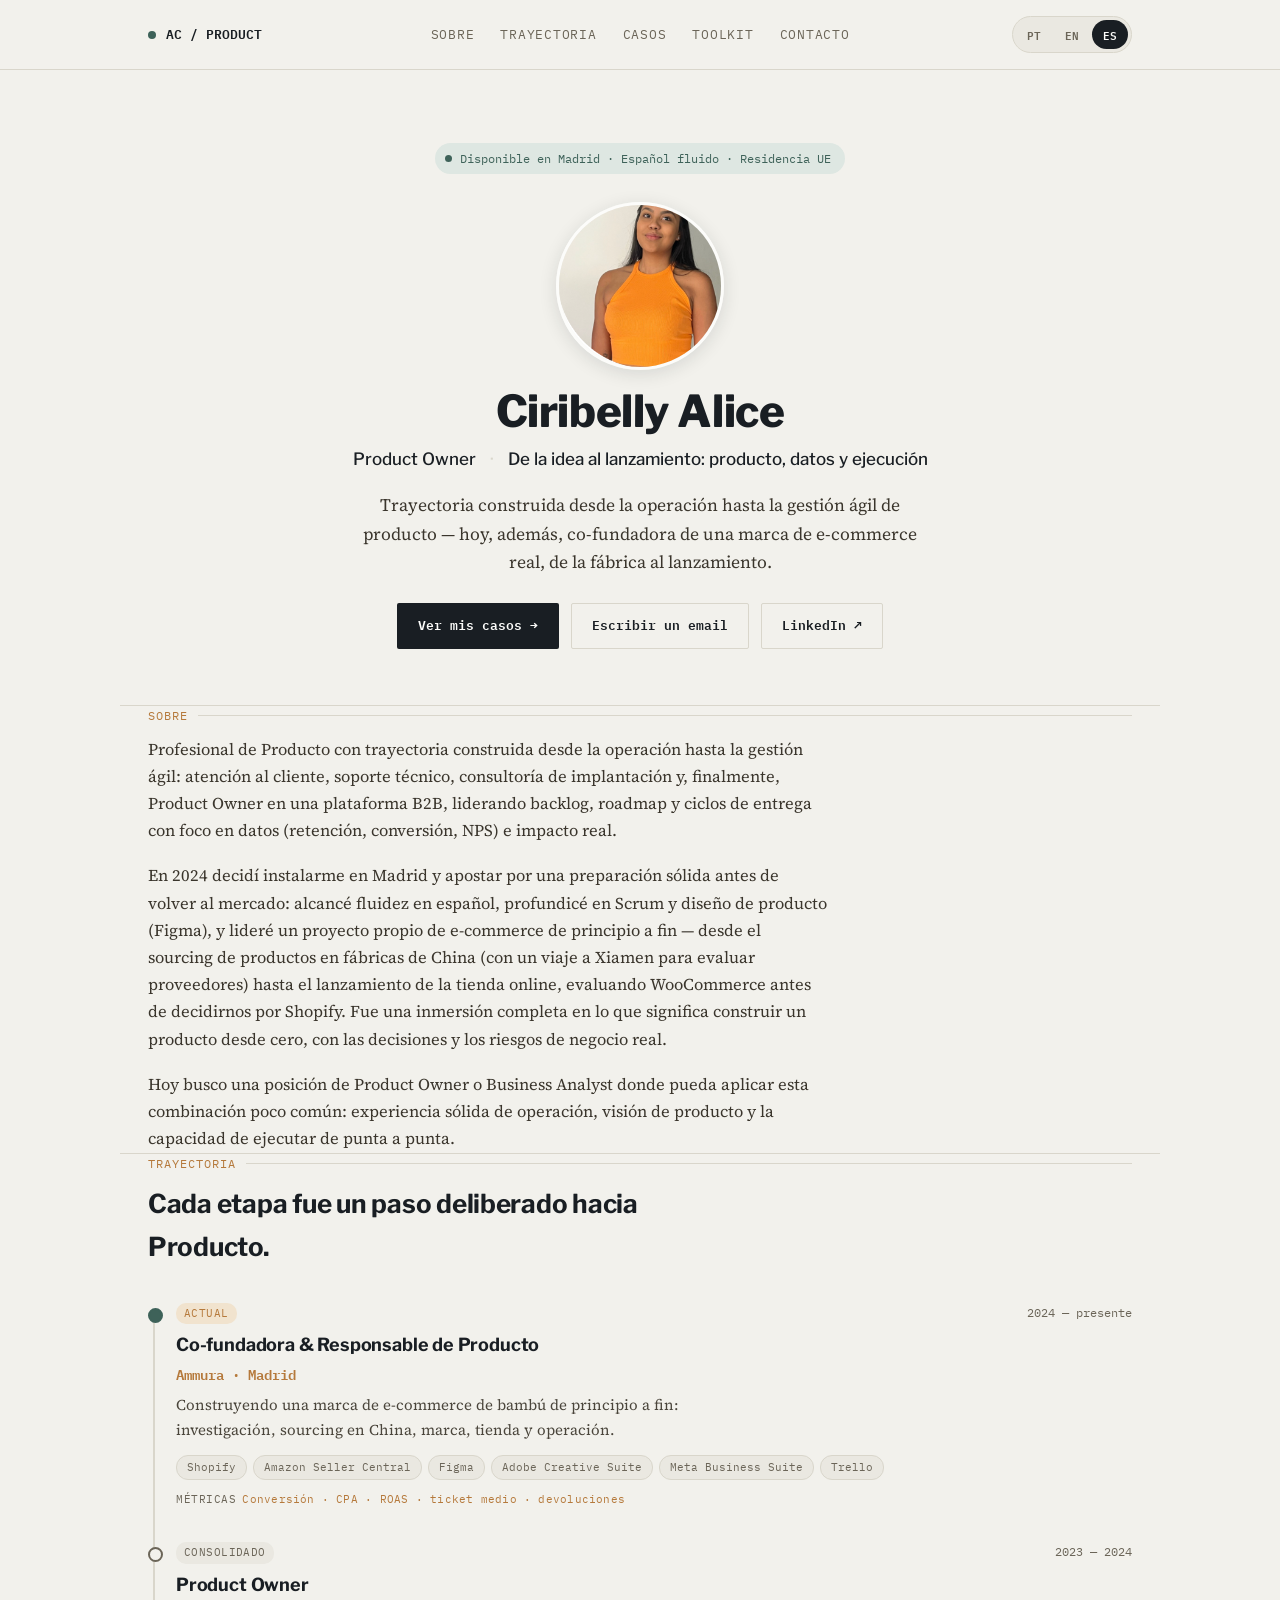
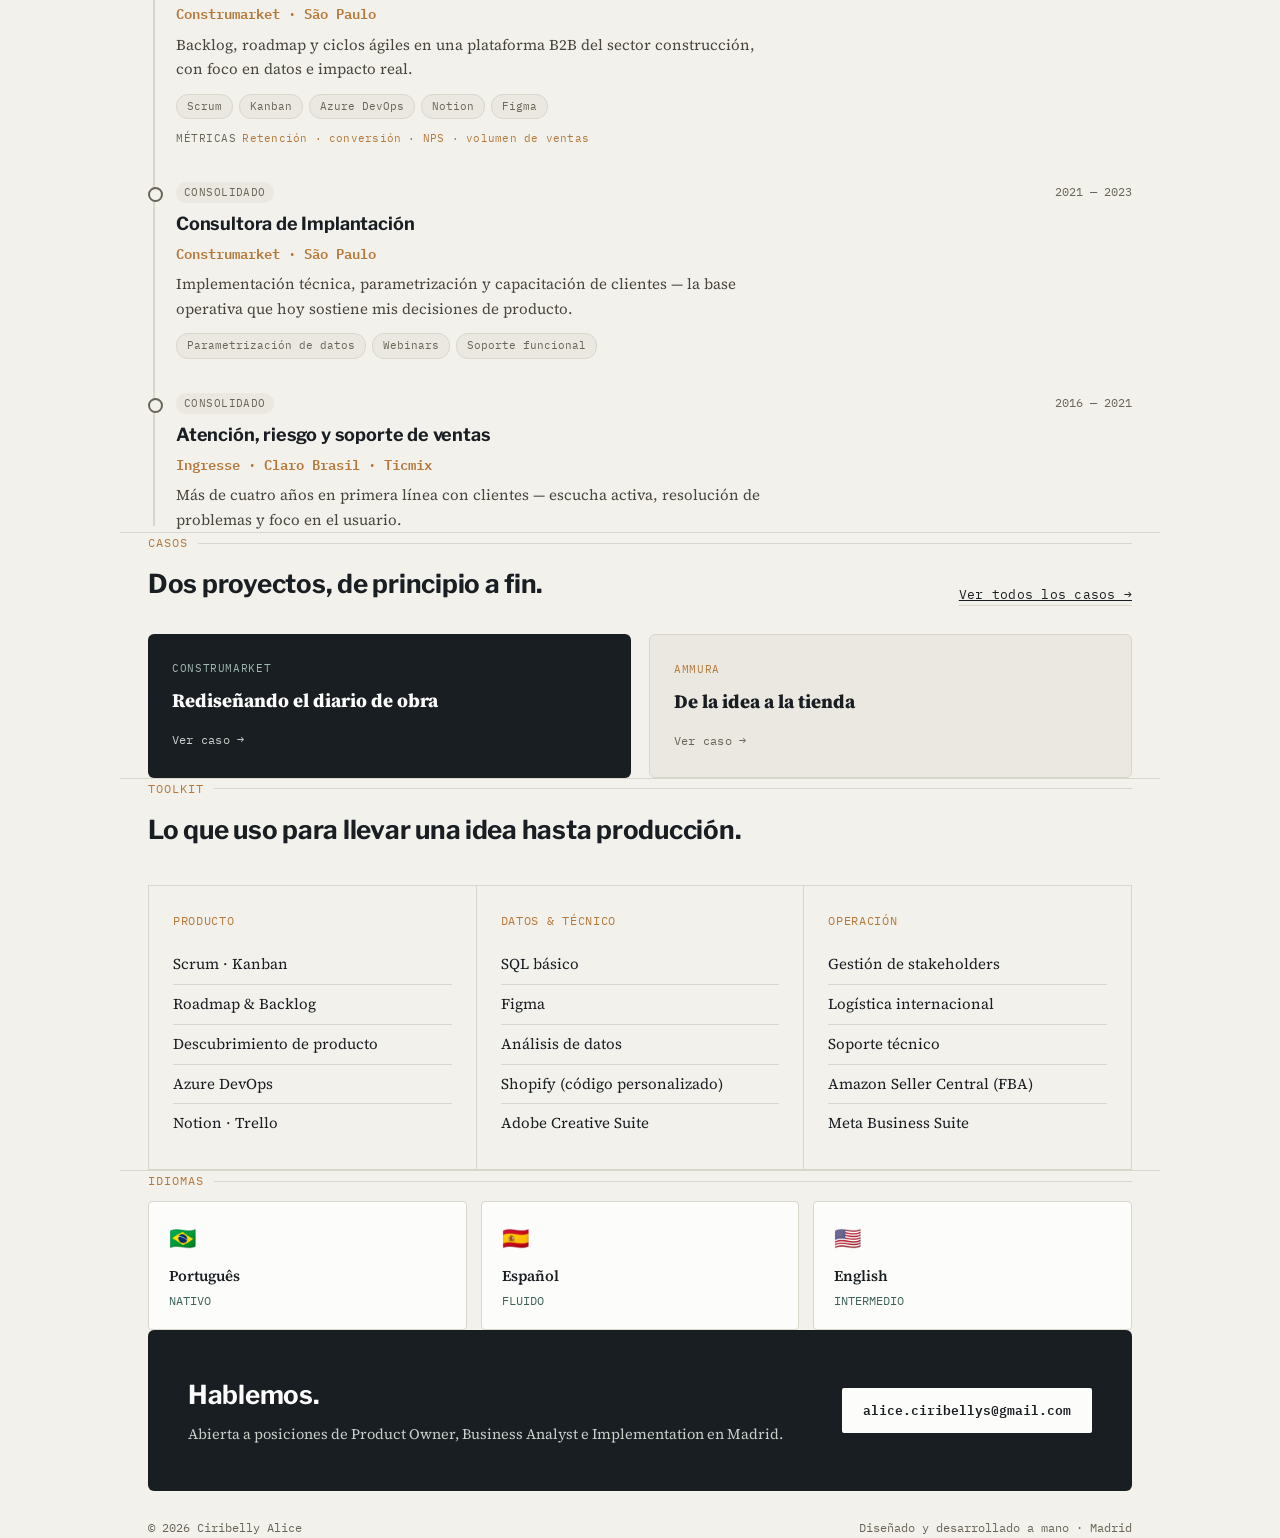
<file: index.html>
<!DOCTYPE html>
<html lang="pt">
<head>
<meta charset="UTF-8">
<meta name="viewport" content="width=device-width, initial-scale=1.0">
<title>Ciribelly Alice — Product</title>
<meta name="description" content="Product Owner en Madrid. Trayectoria de la operación a la gestión ágil de producto — co-fundadora de Ammura, marca de e-commerce real construida de principio a fin.">
<meta property="og:title" content="Ciribelly Alice — Product Owner">
<meta property="og:description" content="De la idea al lanzamiento: producto, datos y ejecución. Co-fundadora de Ammura.">
<meta property="og:type" content="website">
<meta name="twitter:card" content="summary">
<link rel="icon" href="data:image/svg+xml,%3Csvg xmlns='http://www.w3.org/2000/svg' viewBox='0 0 100 100'%3E%3Crect width='100' height='100' rx='20' fill='%23191E23'/%3E%3Ctext x='50' y='68' font-size='54' font-family='Arial' font-weight='800' fill='%233E6259' text-anchor='middle'%3EA%3C/text%3E%3C/svg%3E">
<script data-goatcounter="https://ciribelly.goatcounter.com/count" async src="//gc.zgo.at/count.js"></script>
<link rel="preconnect" href="https://fonts.googleapis.com">
<link href="https://fonts.googleapis.com/css2?family=Libre+Franklin:wght@400;500;600;700;800&family=Source+Serif+4:opsz,wght@8..60,400;8..60,500;8..60,600&family=IBM+Plex+Mono:wght@400;500;600&display=swap" rel="stylesheet">
<link rel="stylesheet" href="style.css">
<style>
  :root{
    --ink:#191E23;
    --paper:#F2F1EC;
    --paper-2:#EAE8E1;
    --line:#D9D6CB;
    --accent:#3E6259;
    --accent-light:#DEE7E2;
    --warm:#B5793B;
    --warm-light:#F1E3CE;
    --muted:#6B6558;
    --white:#FCFCFA;
    --radius:2px;
  }
  *{box-sizing:border-box;}
  html{scroll-behavior:smooth;}
  @media (prefers-reduced-motion: reduce){
    html{scroll-behavior:auto;}
    *{animation-duration:0.01ms !important; transition-duration:0.01ms !important;}
  }
  body{
    margin:0;
    background:var(--paper);
    color:var(--ink);
    font-family:'Source Serif 4', serif;
    font-size:17px;
    line-height:1.65;
    -webkit-font-smoothing:antialiased;
  }
  h1,h2,h3,.display{
    font-family:'Libre Franklin', sans-serif;
    letter-spacing:-0.01em;
    margin:0;
  }
  .mono{
    font-family:'IBM Plex Mono', monospace;
    letter-spacing:0.02em;
  }
  a{color:inherit;}
  :focus-visible{outline:2px solid var(--accent); outline-offset:3px;}
  .wrap{max-width:1040px; margin:0 auto; padding:0 28px;}
  @media (max-width:640px){ .wrap{padding:0 20px;} }

  /* ===== NAV ===== */
  nav{
    position:sticky; top:0; z-index:50;
    background:rgba(242,241,236,0.92);
    backdrop-filter:blur(6px);
    border-bottom:1px solid var(--line);
  }
  .nav-inner{
    display:grid; grid-template-columns:1fr auto 1fr; align-items:center; gap:16px;
    padding:16px 28px; max-width:1040px; margin:0 auto;
  }
  .logo-mark{
    display:flex; align-items:center; gap:10px; justify-self:start;
    font-family:'IBM Plex Mono'; font-size:13px; font-weight:600;
  }
  .logo-mark .dot{width:8px; height:8px; border-radius:50%; background:var(--accent);}
  .nav-links{display:flex; gap:26px; align-items:center; justify-self:center;}
  .nav-links a{
    font-family:'IBM Plex Mono'; font-size:12.5px; text-decoration:none;
    color:var(--muted); text-transform:uppercase; letter-spacing:0.06em;
    padding:4px 0; border-bottom:1px solid transparent; white-space:nowrap;
  }
  .nav-links a:hover{color:var(--ink); border-color:var(--accent);}
  .lang-switch{display:flex; gap:2px; background:var(--paper-2); border:1px solid var(--line); border-radius:20px; padding:3px; justify-self:end;}
  .lang-switch button{
    font-family:'IBM Plex Mono'; font-size:11px; font-weight:600;
    border:none; background:transparent; color:var(--muted);
    padding:5px 11px; border-radius:16px; cursor:pointer;
  }
  .lang-switch button.active{background:var(--ink); color:var(--white);}
  .mobile-nav-toggle{display:none;}
  @media (max-width:760px){
    .nav-links{display:none;}
    .mobile-nav-toggle{display:block; background:none; border:none; font-family:'IBM Plex Mono'; font-size:12px;}
  }

  /* ===== HERO ===== */
  .hero{padding:72px 0 56px; text-align:center;}
  .status-bar{
    display:inline-flex; align-items:center; gap:8px;
    font-family:'IBM Plex Mono'; font-size:12px; color:var(--accent);
    background:var(--accent-light); border-radius:20px; padding:6px 14px 6px 10px;
    margin-bottom:28px;
  }
  .status-bar .pulse{
    width:7px; height:7px; border-radius:50%; background:var(--accent);
    box-shadow:0 0 0 0 rgba(62,98,89,0.5); animation:pulse 2s infinite;
  }
  @keyframes pulse{
    0%{box-shadow:0 0 0 0 rgba(62,98,89,0.4);}
    70%{box-shadow:0 0 0 8px rgba(62,98,89,0);}
    100%{box-shadow:0 0 0 0 rgba(62,98,89,0);}
  }
  .hero-grid{display:flex; flex-direction:column; align-items:center; text-align:center; gap:18px;}
  .avatar{
    width:168px; height:168px; border-radius:50%; object-fit:cover; object-position:center 12%;
    border:3px solid var(--white); box-shadow:0 4px 18px rgba(25,30,35,0.12);
  }
  .hero h1{font-size:44px; font-weight:800; line-height:1.05; margin-bottom:10px;}
  @media (max-width:640px){ .hero h1{font-size:34px;} }
  .hero .role{
    font-family:'Libre Franklin'; font-size:17px; font-weight:500; color:var(--ink); margin-bottom:18px;
  }
  .hero .role .sep{color:var(--line); margin:0 10px;}
  .hero p.lede{max-width:560px; font-size:17.5px; color:#3a352c; margin:0 auto 26px; text-align:center;}
  .cta-row{display:flex; gap:12px; flex-wrap:wrap; justify-content:center;}
  .btn{
    font-family:'IBM Plex Mono'; font-size:13px; font-weight:600;
    padding:11px 20px; border-radius:2px; text-decoration:none;
    display:inline-flex; align-items:center; gap:8px; cursor:pointer; border:1px solid transparent;
  }
  .btn-primary{background:var(--ink); color:var(--white);}
  .btn-primary:hover{background:var(--accent);}
  .btn-ghost{border-color:var(--line); color:var(--ink); background:transparent;}
  .btn-ghost:hover{border-color:var(--ink);}

  /* ===== SECTION HEADERS ===== */
  section{padding:64px 0; border-top:1px solid var(--line);}
  .section-eyebrow{
    font-family:'IBM Plex Mono'; font-size:12px; color:var(--warm);
    text-transform:uppercase; letter-spacing:0.08em; margin-bottom:10px;
    display:flex; align-items:center; gap:10px;
  }
  .section-eyebrow::after{content:''; flex:1; height:1px; background:var(--line);}
  section h2{font-size:26px; font-weight:700; margin-bottom:34px; max-width:600px;}

  /* ===== ABOUT ===== */
  .about-text p{font-size:16.5px; color:#3a352c; max-width:680px; margin:0 0 18px;}
  .about-text p:last-child{margin-bottom:0;}

  /* ===== JOURNEY / CHANGELOG ===== */
  .changelog{position:relative; padding-left:28px;}
  .changelog::before{
    content:''; position:absolute; left:5px; top:6px; bottom:6px; width:1.5px;
    background:linear-gradient(var(--line), var(--line));
  }
  .release{position:relative; padding-bottom:34px;}
  .release:last-child{padding-bottom:0;}
  .release::before{
    content:''; position:absolute; left:-28px; top:5px; width:11px; height:11px;
    border-radius:50%; background:var(--paper); border:2px solid var(--muted);
  }
  .release.is-current::before{border-color:var(--accent); background:var(--accent);}
  .release-top{display:flex; align-items:baseline; gap:12px; flex-wrap:wrap; margin-bottom:6px;}
  .version{font-family:'IBM Plex Mono'; font-weight:600; font-size:13px; color:var(--ink);}
  .tag{
    font-family:'IBM Plex Mono'; font-size:10.5px; text-transform:uppercase; letter-spacing:0.04em;
    padding:2px 8px; border-radius:10px; background:var(--paper-2); color:var(--muted);
  }
  .tag.now{background:var(--warm-light); color:var(--warm);}
  .release-date{font-family:'IBM Plex Mono'; font-size:11.5px; color:var(--muted); margin-left:auto;}
  .release h3{font-size:18px; font-weight:700; margin-bottom:3px;}
  .release-company{font-family:'IBM Plex Mono'; font-size:13.5px; font-weight:600; color:var(--warm); margin-bottom:8px;}
  .release p{font-size:15px; color:#4a453b; margin:0; max-width:600px;}

  /* ===== EXPERIENCE METRICS ===== */

  /* ===== TOOLKIT ===== */
  .toolkit-grid{display:grid; grid-template-columns:repeat(3,1fr); gap:1px; background:var(--line); border:1px solid var(--line);}
  @media (max-width:760px){ .toolkit-grid{grid-template-columns:1fr;} }
  .toolkit-col{background:var(--paper); padding:26px 24px;}
  .toolkit-col .cat{font-family:'IBM Plex Mono'; font-size:11.5px; color:var(--warm); text-transform:uppercase; letter-spacing:0.06em; margin-bottom:14px;}
  .toolkit-col ul{list-style:none; padding:0; margin:0;}
  .toolkit-col li{font-size:15px; padding:7px 0; border-top:1px solid var(--line);}
  .toolkit-col li:first-child{border-top:none;}

  /* ===== LANGUAGES ===== */
  .lang-grid{display:flex; gap:14px; flex-wrap:wrap;}
  .lang-item{
    flex:1; min-width:150px; background:var(--white); border:1px solid var(--line); border-radius:4px; padding:18px 20px;
  }
  .lang-item .flag{font-size:22px; margin-bottom:8px;}
  .lang-item .name{font-weight:600; font-size:15px;}
  .lang-item .level{font-family:'IBM Plex Mono'; font-size:11.5px; color:var(--accent); text-transform:uppercase; margin-top:3px;}

  /* ===== EXPERIENCE ===== */
  .exp-item{padding:20px 0; border-top:1px solid var(--line); display:grid; grid-template-columns:150px 1fr; gap:22px;}
  @media (max-width:640px){ .exp-item{grid-template-columns:1fr; gap:6px;} }
  .exp-item:last-child{border-bottom:1px solid var(--line);}
  .exp-date{font-family:'IBM Plex Mono'; font-size:12px; color:var(--muted); padding-top:2px;}
  .exp-role{font-weight:700; font-size:16.5px; margin-bottom:2px; font-family:'Libre Franklin';}
  .exp-company{font-family:'IBM Plex Mono'; font-size:12.5px; color:var(--warm); margin-bottom:8px;}
  .exp-desc{font-size:14.5px; color:#4a453b; max-width:560px;}
  .tool-tags{display:flex; flex-wrap:wrap; gap:6px; margin-top:12px;}
  .tool-tag{
    font-family:'IBM Plex Mono'; font-size:10.5px; color:var(--muted);
    background:var(--paper-2); border:1px solid var(--line); border-radius:12px;
    padding:3px 10px;
  }
  .exp-metrics{
    font-family:'IBM Plex Mono'; font-size:11px; color:var(--warm);
    margin-top:10px; letter-spacing:0.02em;
  }
  .exp-metrics .k{color:var(--muted); text-transform:uppercase; letter-spacing:0.05em; margin-right:6px;}

  /* ===== CONTACT / FOOTER ===== */
  footer{padding:60px 0 40px;}
  .contact-box{
    background:var(--ink); color:var(--white); border-radius:6px; padding:44px 40px;
    display:flex; justify-content:space-between; align-items:center; gap:24px; flex-wrap:wrap;
  }
  .contact-box h2{color:var(--white); font-size:26px; margin-bottom:6px;}
  .contact-box p{color:#C9CFC9; font-size:14.5px; margin:0;}
  .footer-bottom{
    display:flex; justify-content:space-between; margin-top:28px; flex-wrap:wrap; gap:10px;
    font-family:'IBM Plex Mono'; font-size:11.5px; color:var(--muted);
  }

  [data-lang-content]{display:none;}
  [data-lang-content].active{display:block;}
  span[data-lang-content].active{display:inline;}

  /* ===== SCROLL REVEAL ===== */
  .reveal{opacity:0; transform:translateY(18px); transition:opacity 0.6s ease, transform 0.6s ease;}
  .reveal.in-view{opacity:1; transform:translateY(0);}
  @media (prefers-reduced-motion: reduce){
    .reveal{opacity:1; transform:none; transition:none;}
  }

  /* ===== MICRO-INTERACTIONS ===== */
  .release{transition:transform 0.25s ease;}
  .release:hover{transform:translateX(4px);}
  .ammura-stat{transition:transform 0.2s ease, background 0.2s ease;}
  .ammura-stat:hover{transform:translateY(-3px); background:rgba(255,255,255,0.09);}
  .toolkit-col{transition:background 0.2s ease;}
  .toolkit-col:hover{background:var(--white);}
  .exp-item{transition:padding-left 0.2s ease;}
  .exp-item:hover{padding-left:6px;}
  .lang-item{transition:transform 0.2s ease, box-shadow 0.2s ease;}
  .lang-item:hover{transform:translateY(-3px); box-shadow:0 6px 18px rgba(25,30,35,0.08);}
  .btn{transition:transform 0.15s ease, box-shadow 0.15s ease, background 0.15s ease;}
  .btn:hover{transform:translateY(-2px); box-shadow:0 6px 16px rgba(25,30,35,0.15);}
  .avatar{transition:transform 0.3s ease;}
  .avatar:hover{transform:scale(1.04);}

</style>
</head>
<body>

<nav>
  <div class="nav-inner">
    <div class="logo-mark"><span class="dot"></span> AC / PRODUCT</div>
    <div class="nav-links">
      <a href="#about" data-lang-content-group data-key="nav_about">Sobre</a>
      <a href="#journey" data-lang-content-group data-key="nav_journey">Trayectoria</a>
      <a href="cases.html" data-lang-content-group data-key="nav_cases">Casos</a>
      <a href="#toolkit" data-lang-content-group data-key="nav_toolkit">Toolkit</a>
      <a href="#contact" data-lang-content-group data-key="nav_contact">Contacto</a>
    </div>
    <div class="lang-switch">
      <button data-lang="pt">PT</button>
      <button data-lang="en">EN</button>
      <button data-lang="es" class="active">ES</button>
    </div>
  </div>
</nav>

<header class="hero wrap">
  <div class="status-bar"><span class="pulse"></span> <span data-lang-content-group data-key="status">Disponible en Madrid · Español fluido · Residencia UE</span></div>
  <div class="hero-grid">
    <img class="avatar" src="assets/avatar.png" alt="Ciribelly Alice">
    <div>
      <h1>Ciribelly Alice</h1>
      <div class="role">
        <span data-lang-content-group data-key="role">Product Owner</span>
        <span class="sep">·</span>
        <span data-lang-content-group data-key="role2">De la idea al lanzamiento: producto, datos y ejecución</span>
      </div>
    </div>
  </div>
  <p class="lede" data-lang-content-group data-key="lede">
    Trayectoria construida desde la operación hasta la gestión ágil de producto — hoy, además, co-fundadora de una marca de e-commerce real, de la fábrica al lanzamiento.
  </p>
  <div class="cta-row">
    <a href="cases.html" class="btn btn-primary" data-lang-content-group data-key="cta1">Ver mis casos →</a>
    <a href="mailto:alice.ciribellys@gmail.com" class="btn btn-ghost" data-lang-content-group data-key="cta2">Escribir un email</a>
    <a href="https://www.linkedin.com/in/ciribelly-alice/" target="_blank" class="btn btn-ghost">LinkedIn ↗</a>
  </div>
</header>

<section id="about" class="wrap reveal">
  <div class="section-eyebrow" data-lang-content-group data-key="ev_about">Sobre</div>
  <div class="about-text">
    <p data-lang-content-group data-key="about_p1">Profesional de Producto con trayectoria construida desde la operación hasta la gestión ágil: atención al cliente, soporte técnico, consultoría de implantación y, finalmente, Product Owner en una plataforma B2B, liderando backlog, roadmap y ciclos de entrega con foco en datos (retención, conversión, NPS) e impacto real.</p>
    <p data-lang-content-group data-key="about_p2">En 2024 decidí instalarme en Madrid y apostar por una preparación sólida antes de volver al mercado: alcancé fluidez en español, profundicé en Scrum y diseño de producto (Figma), y lideré un proyecto propio de e-commerce de principio a fin — desde el sourcing de productos en fábricas de China (con un viaje a Xiamen para evaluar proveedores) hasta el lanzamiento de la tienda online, evaluando WooCommerce antes de decidirnos por Shopify. Fue una inmersión completa en lo que significa construir un producto desde cero, con las decisiones y los riesgos de negocio real.</p>
    <p data-lang-content-group data-key="about_p3">Hoy busco una posición de Product Owner o Business Analyst donde pueda aplicar esta combinación poco común: experiencia sólida de operación, visión de producto y la capacidad de ejecutar de punta a punta.</p>
  </div>
</section>

<section id="journey" class="wrap reveal">
  <div class="section-eyebrow" data-lang-content-group data-key="ev_journey">Trayectoria</div>
  <h2 data-lang-content-group data-key="journey_h2">Cada etapa fue un paso deliberado hacia Producto.</h2>

  <div class="changelog">

    <div class="release is-current">
      <div class="release-top">
        
        <span class="tag now" data-lang-content-group data-key="tag_now">Actual</span>
        <span class="release-date">2024 — <span data-lang-content-group data-key="present">presente</span></span>
      </div>
      <h3 data-lang-content-group data-key="j5_title">Co-fundadora &amp; Responsable de Producto</h3>
      <div class="release-company">Ammura · Madrid</div>
      <p data-lang-content-group data-key="j5_desc">Investigué mercado y proveedores en China (viaje a Xiamen), construí la marca de principio a fin y monté la tienda con integración a Amazon FBA.</p>
      <div class="tool-tags">
        <span class="tool-tag">Shopify</span><span class="tool-tag">Amazon Seller Central</span><span class="tool-tag">Figma</span><span class="tool-tag">Adobe Creative Suite</span><span class="tool-tag">Meta Business Suite</span><span class="tool-tag">Trello</span>
      </div>
      <div class="exp-metrics"><span class="k" data-lang-content-group data-key="mx_metrics">Métricas</span><span data-lang-content-group data-key="e1_metrics">Conversión · CPA · ROAS · ticket medio · devoluciones</span></div>
    </div>

    <div class="release">
      <div class="release-top">
        
        <span class="tag" data-lang-content-group data-key="tag_shipped">Consolidado</span>
        <span class="release-date">2023 — 2024</span>
      </div>
      <h3 data-lang-content-group data-key="j4_title">Product Owner</h3>
      <div class="release-company">Construmarket · São Paulo</div>
      <p data-lang-content-group data-key="j4_desc">Lideré backlog y roadmap de una plataforma B2B de gestión de obras. Rediseñé desde cero una funcionalidad clave de baja usabilidad, tras visitas de campo con usuarios reales.</p>
      <div class="tool-tags">
        <span class="tool-tag">Scrum</span><span class="tool-tag">Kanban</span><span class="tool-tag">Azure DevOps</span><span class="tool-tag">Notion</span><span class="tool-tag">Figma</span>
      </div>
      <div class="exp-metrics"><span class="k" data-lang-content-group data-key="mx_metrics">Métricas</span><span data-lang-content-group data-key="e2_metrics">Retención · conversión · NPS · volumen de ventas</span></div>
    </div>

    <div class="release">
      <div class="release-top">
        
        <span class="tag" data-lang-content-group data-key="tag_shipped">Consolidado</span>
        <span class="release-date">2021 — 2023</span>
      </div>
      <h3 data-lang-content-group data-key="j3_title">Consultora de Implantación</h3>
      <div class="release-company">Construmarket · São Paulo</div>
      <p data-lang-content-group data-key="j3_desc">Implanté el sistema en clientes del sector construcción e impartí formaciones técnicas y webinars, actuando como puente entre negocio y desarrollo.</p>
      <div class="tool-tags">
        <span class="tool-tag" data-lang-content-group data-key="tt_param">Parametrización de datos</span><span class="tool-tag" data-lang-content-group data-key="tt_webinars">Webinars</span><span class="tool-tag" data-lang-content-group data-key="tt_soporte">Soporte funcional</span>
      </div>
    </div>

    <div class="release">
      <div class="release-top">
        
        <span class="tag" data-lang-content-group data-key="tag_shipped">Consolidado</span>
        <span class="release-date">2016 — 2021</span>
      </div>
      <h3 data-lang-content-group data-key="j1_title">Atención, riesgo y soporte de ventas</h3>
      <div class="release-company">Ingresse · Claro Brasil · Ticmix</div>
      <p data-lang-content-group data-key="j1_desc">Más de cuatro años en primera línea con clientes — escucha activa, resolución de problemas y foco en el usuario.</p>
    </div>

  </div>
</section>

<section id="cases" class="wrap reveal">
  <div class="section-eyebrow" data-lang-content-group data-key="ev_cases">Casos</div>
  <div style="display:flex; justify-content:space-between; align-items:flex-end; gap:20px; flex-wrap:wrap; margin-bottom:28px;">
    <h2 style="margin-bottom:0;" data-lang-content-group data-key="cases_h2">Dos proyectos, de principio a fin.</h2>
    <a href="cases.html" class="mono" style="font-size:12.5px; color:var(--ink); border-bottom:1px solid var(--line);" data-lang-content-group data-key="cases_link">Ver todos los casos →</a>
  </div>
  <div style="display:grid; grid-template-columns:1fr 1fr; gap:18px;" class="cases-teaser-grid">
    <a href="case-diario-de-obra.html" style="display:block; background:var(--ink); border-radius:6px; padding:26px 24px; text-decoration:none; color:var(--white);">
      <div class="mono" style="font-size:10.5px; color:#9FB8AE; text-transform:uppercase; letter-spacing:0.06em;">Construmarket</div>
      <div style="font-size:19px; font-weight:800; margin-top:8px;" data-lang-content-group data-key="ct1_title">Rediseñando el diario de obra</div>
      <div class="mono" style="font-size:11.5px; color:#C9CFC9; margin-top:14px;" data-lang-content-group data-key="ct_cta">Ver caso →</div>
    </a>
    <a href="case-ammura.html" style="display:block; background:var(--paper-2); border:1px solid var(--line); border-radius:6px; padding:26px 24px; text-decoration:none; color:var(--ink);">
      <div class="mono" style="font-size:10.5px; color:var(--warm); text-transform:uppercase; letter-spacing:0.06em;">Ammura</div>
      <div style="font-size:19px; font-weight:800; margin-top:8px;" data-lang-content-group data-key="ct2_title">De la idea a la tienda</div>
      <div class="mono" style="font-size:11.5px; color:var(--muted); margin-top:14px;" data-lang-content-group data-key="ct_cta">Ver caso →</div>
    </a>
  </div>
  <style>@media (max-width:640px){ .cases-teaser-grid{grid-template-columns:1fr !important;} }</style>
</section>

<section id="toolkit" class="wrap reveal">
  <div class="section-eyebrow" data-lang-content-group data-key="ev_toolkit">Toolkit</div>
  <h2 data-lang-content-group data-key="toolkit_h2">Lo que uso para llevar una idea hasta producción.</h2>
  <div class="toolkit-grid">
    <div class="toolkit-col">
      <div class="cat" data-lang-content-group data-key="tk_cat1">Producto</div>
      <ul>
        <li>Scrum · Kanban</li>
        <li data-lang-content-group data-key="tk1_2">Roadmap &amp; Backlog</li>
        <li data-lang-content-group data-key="tk1_3">Descubrimiento de producto</li>
        <li>Azure DevOps</li>
        <li>Notion · Trello</li>
      </ul>
    </div>
    <div class="toolkit-col">
      <div class="cat" data-lang-content-group data-key="tk_cat2">Datos &amp; Técnico</div>
      <ul>
        <li>SQL básico</li>
        <li>Figma</li>
        <li data-lang-content-group data-key="tk2_2">Análisis de datos</li>
        <li>Shopify (código personalizado)</li>
        <li>Adobe Creative Suite</li>
      </ul>
    </div>
    <div class="toolkit-col">
      <div class="cat" data-lang-content-group data-key="tk_cat3">Operación</div>
      <ul>
        <li data-lang-content-group data-key="tk3_1">Gestión de stakeholders</li>
        <li data-lang-content-group data-key="tk3_2">Logística internacional</li>
        <li data-lang-content-group data-key="tk3_3">Soporte técnico</li>
        <li>Amazon Seller Central (FBA)</li>
        <li>Meta Business Suite</li>
      </ul>
    </div>
  </div>
</section>

<section id="languages" class="wrap reveal">
  <div class="section-eyebrow" data-lang-content-group data-key="ev_lang">Idiomas</div>
  <div class="lang-grid">
    <div class="lang-item">
      <div class="flag">🇧🇷</div>
      <div class="name">Português</div>
      <div class="level" data-lang-content-group data-key="lv_native">Nativo</div>
    </div>
    <div class="lang-item">
      <div class="flag">🇪🇸</div>
      <div class="name">Español</div>
      <div class="level" data-lang-content-group data-key="lv_fluent">Fluido</div>
    </div>
    <div class="lang-item">
      <div class="flag">🇺🇸</div>
      <div class="name">English</div>
      <div class="level" data-lang-content-group data-key="lv_inter">Intermedio</div>
    </div>
  </div>
</section>

<footer class="wrap" id="contact">
  <div class="contact-box">
    <div>
      <h2 data-lang-content-group data-key="contact_h2">Hablemos.</h2>
      <p data-lang-content-group data-key="contact_p">Abierta a posiciones de Product Owner, Business Analyst e Implementation en Madrid.</p>
    </div>
    <a href="mailto:alice.ciribellys@gmail.com" class="btn btn-primary" style="background:var(--white); color:var(--ink);">alice.ciribellys@gmail.com</a>
  </div>
  <div class="footer-bottom">
    <span>© 2026 Ciribelly Alice</span>
    <span data-lang-content-group data-key="footer_made">Diseñado y desarrollado a mano · Madrid</span>
  </div>
</footer>

<script>
const dict = {
  es: {
    nav_about:"Sobre", nav_journey:"Trayectoria", nav_cases:"Casos", nav_toolkit:"Toolkit", nav_contact:"Contacto",
    status:"Disponible en Madrid · Español fluido · Residencia UE",
    role:"Product Owner", role2:"De la idea al lanzamiento: producto, datos y ejecución",
    lede:"Trayectoria construida desde la operación hasta la gestión ágil de producto — hoy, además, co-fundadora de una marca de e-commerce real, de la fábrica al lanzamiento.",
    cta1:"Ver mis casos →", cta2:"Escribir un email",
    ev_about:"Sobre",
    about_p1:"Profesional de Producto con trayectoria construida desde la operación hasta la gestión ágil: atención al cliente, soporte técnico, consultoría de implantación y, finalmente, Product Owner en una plataforma B2B, liderando backlog, roadmap y ciclos de entrega con foco en datos (retención, conversión, NPS) e impacto real.",
    about_p2:"En 2024 decidí instalarme en Madrid y apostar por una preparación sólida antes de volver al mercado: alcancé fluidez en español, profundicé en Scrum y diseño de producto (Figma), y lideré un proyecto propio de e-commerce de principio a fin — desde el sourcing de productos en fábricas de China (con un viaje a Xiamen para evaluar proveedores) hasta el lanzamiento de la tienda online, evaluando WooCommerce antes de decidirnos por Shopify. Fue una inmersión completa en lo que significa construir un producto desde cero, con las decisiones y los riesgos de negocio real.",
    about_p3:"Hoy busco una posición de Product Owner o Business Analyst donde pueda aplicar esta combinación poco común: experiencia sólida de operación, visión de producto y la capacidad de ejecutar de punta a punta.",
    ev_journey:"Trayectoria", journey_h2:"Cada etapa fue un paso deliberado hacia Producto.",
    tag_now:"Actual", tag_shipped:"Consolidado", present:"presente", present2:"presente",
    j5_title:"Co-fundadora & Responsable de Producto", j5_desc:"Construyendo una marca de e-commerce de bambú de principio a fin: investigación, sourcing en China, marca, tienda y operación.",
    j4_title:"Product Owner", j4_desc:"Backlog, roadmap y ciclos ágiles en una plataforma B2B del sector construcción, con foco en datos e impacto real.",
    j3_title:"Consultora de Implantación", j3_desc:"Implementación técnica, parametrización y capacitación de clientes — la base operativa que hoy sostiene mis decisiones de producto.",
    j1_title:"Atención, riesgo y soporte de ventas", j1_desc:"Más de cuatro años en primera línea con clientes — escucha activa, resolución de problemas y foco en el usuario.",
    ev_cases:"Casos", cases_h2:"Dos proyectos, de principio a fin.", cases_link:"Ver todos los casos →",
    ct1_title:"Rediseñando el diario de obra", ct2_title:"De la idea a la tienda", ct_cta:"Ver caso →",
    ev_toolkit:"Toolkit", toolkit_h2:"Lo que uso para llevar una idea hasta producción.",
    tk_cat1:"Producto", tk1_2:"Roadmap & Backlog", tk1_3:"Descubrimiento de producto",
    tk_cat2:"Datos & Técnico", tk2_2:"Análisis de datos",
    tk_cat3:"Operación", tk3_1:"Gestión de stakeholders", tk3_2:"Logística internacional", tk3_3:"Soporte técnico",
    ev_exp:"Experiencia", exp_h2:"Trayectoria profesional completa.",
    e1_role:"Co-fundadora & Responsable de Producto",
    e1_desc:"Investigué mercado y proveedores en China (viaje a Xiamen), construí la marca de principio a fin y monté la tienda con integración a Amazon FBA.",
    mx_metrics:"Métricas", e1_metrics:"Conversión · CPA · ROAS · ticket medio · devoluciones",
    e2_desc:"Lideré backlog y roadmap de una plataforma B2B de gestión de obras. Rediseñé desde cero una funcionalidad clave de baja usabilidad, tras visitas de campo con usuarios reales.",
    e2_metrics:"Retención · conversión · NPS · volumen de ventas",
    e3_role:"Consultora de Implantación",
    e3_desc:"Implanté el sistema en clientes del sector construcción e impartí formaciones técnicas y webinars, actuando como puente entre negocio y desarrollo.",
    tt_param:"Parametrización de datos", tt_webinars:"Webinars", tt_soporte:"Soporte funcional",
    e4_role:"Soporte de ventas & Análisis de riesgos", e4_desc:"Más de 4 años en atención al cliente, análisis de riesgo antifraude y soporte operativo a ventas y eventos.",
    ev_lang:"Idiomas", lv_native:"Nativo", lv_fluent:"Fluido", lv_inter:"Intermedio",
    contact_h2:"Hablemos.", contact_p:"Abierta a posiciones de Product Owner, Business Analyst e Implementation en Madrid.",
    footer_made:"Diseñado y desarrollado a mano · Madrid"
  },
  pt: {
    nav_about:"Sobre", nav_journey:"Trajetória", nav_cases:"Casos", nav_toolkit:"Toolkit", nav_contact:"Contato",
    status:"Disponível em Madri · Espanhol fluente · Residência UE",
    role:"Product Owner", role2:"Da ideia ao lançamento: produto, dados e execução",
    lede:"Trajetória construída da operação até a gestão ágil de produto — hoje, também co-fundadora de uma marca de e-commerce real, da fábrica ao lançamento.",
    cta1:"Ver meus cases →", cta2:"Enviar um email",
    ev_about:"Sobre",
    about_p1:"Profissional de Produto com trajetória construída da operação até a gestão ágil: atendimento ao cliente, suporte técnico, consultoria de implantação e, por fim, Product Owner em uma plataforma B2B, liderando backlog, roadmap e ciclos de entrega com foco em dados (retenção, conversão, NPS) e impacto real.",
    about_p2:"Em 2024 decidi me mudar para Madri e apostar em uma preparação sólida antes de voltar ao mercado: alcancei fluência em espanhol, aprofundei em Scrum e design de produto (Figma), e liderei um projeto próprio de e-commerce de ponta a ponta — desde o sourcing de produtos em fábricas na China (com uma viagem a Xiamen para avaliar fornecedores) até o lançamento da loja online, avaliando o WooCommerce antes de optarmos pelo Shopify. Foi uma imersão completa no que significa construir um produto do zero, com as decisões e os riscos de um negócio real.",
    about_p3:"Hoje busco uma posição de Product Owner ou Business Analyst onde eu possa aplicar essa combinação pouco comum: experiência sólida de operação, visão de produto e a capacidade de executar de ponta a ponta.",
    ev_journey:"Trajetória", journey_h2:"Cada etapa foi um passo deliberado rumo a Produto.",
    tag_now:"Atual", tag_shipped:"Consolidado", present:"presente", present2:"presente",
    j5_title:"Co-fundadora & Responsável de Produto", j5_desc:"Construindo uma marca de e-commerce de bambu de ponta a ponta: pesquisa, sourcing na China, marca, loja e operação.",
    j4_title:"Product Owner", j4_desc:"Backlog, roadmap e ciclos ágeis em uma plataforma B2B do setor de construção, com foco em dados e impacto real.",
    j3_title:"Consultora de Implantação", j3_desc:"Implementação técnica, parametrização e capacitação de clientes — a base operacional que hoje sustenta minhas decisões de produto.",
    j1_title:"Atendimento, risco e suporte de vendas", j1_desc:"Mais de quatro anos na linha de frente com clientes — escuta ativa, resolução de problemas e foco no usuário.",
    ev_cases:"Cases", cases_h2:"Dois projetos, de ponta a ponta.", cases_link:"Ver todos os cases →",
    ct1_title:"Redesenhando o diário de obra", ct2_title:"Da ideia à loja", ct_cta:"Ver case →",
    ev_toolkit:"Toolkit", toolkit_h2:"O que eu uso para levar uma ideia até a produção.",
    tk_cat1:"Produto", tk1_2:"Roadmap & Backlog", tk1_3:"Product Discovery",
    tk_cat2:"Dados & Técnico", tk2_2:"Análise de dados",
    tk_cat3:"Operação", tk3_1:"Gestão de stakeholders", tk3_2:"Logística internacional", tk3_3:"Suporte técnico",
    ev_exp:"Experiência", exp_h2:"Trajetória profissional completa.",
    e1_role:"Co-fundadora & Responsável de Produto",
    e1_desc:"Pesquisei mercado e fornecedores na China (viagem a Xiamen), construí a marca de ponta a ponta e montei a loja com integração à Amazon FBA.",
    mx_metrics:"Métricas", e1_metrics:"Conversão · CPA · ROAS · ticket médio · devoluções",
    e2_desc:"Liderei backlog e roadmap de uma plataforma B2B de gestão de obras. Redesenhei do zero uma funcionalidade chave de baixa usabilidade, após visitas de campo com usuários reais.",
    e2_metrics:"Retenção · conversão · NPS · volume de vendas",
    e3_role:"Consultora de Implantação",
    e3_desc:"Implantei o sistema em clientes do setor de construção e ministrei treinamentos técnicos e webinars, atuando como ponte entre negócio e desenvolvimento.",
    tt_param:"Parametrização de dados", tt_webinars:"Webinars", tt_soporte:"Suporte funcional",
    e4_role:"Suporte de vendas & Análise de riscos", e4_desc:"Mais de 4 anos em atendimento ao cliente, análise de risco antifraude e suporte operacional a vendas e eventos.",
    ev_lang:"Idiomas", lv_native:"Nativo", lv_fluent:"Fluente", lv_inter:"Intermediário",
    contact_h2:"Vamos conversar.", contact_p:"Aberta a posições de Product Owner, Business Analyst e Implementation em Madri.",
    footer_made:"Desenhado e desenvolvido à mão · Madri"
  },
  en: {
    nav_about:"About", nav_journey:"Journey", nav_cases:"Cases", nav_toolkit:"Toolkit", nav_contact:"Contact",
    status:"Based in Madrid · Fluent Spanish · EU residency",
    role:"Product Owner", role2:"From idea to launch: product, data and execution",
    lede:"A path built from operations to agile product management — today, also co-founder of a real e-commerce brand, from the factory to launch.",
    cta1:"See my cases →", cta2:"Send an email",
    ev_about:"About",
    about_p1:"Product professional with a path built from operations to agile product management: customer service, technical support, implementation consulting and, finally, Product Owner on a B2B platform, leading backlog, roadmap and delivery cycles with a focus on data (retention, conversion, NPS) and real impact.",
    about_p2:"In 2024 I decided to move to Madrid and invest in solid preparation before returning to the market: I reached fluency in Spanish, deepened my knowledge of Scrum and product design (Figma), and led my own e-commerce project end to end — from sourcing products in factories in China (including a trip to Xiamen to evaluate suppliers) to launching the online store, evaluating WooCommerce before settling on Shopify. It was a full immersion into what it means to build a product from scratch, with the decisions and risks of a real business.",
    about_p3:"Today I'm looking for a Product Owner or Business Analyst role where I can apply this uncommon combination: solid operational experience, product vision and the ability to execute end to end.",
    ev_journey:"Journey", journey_h2:"Every stage was a deliberate step toward Product.",
    tag_now:"Current", tag_shipped:"Shipped", present:"present", present2:"present",
    j5_title:"Co-founder & Product Lead", j5_desc:"Building a bamboo e-commerce brand end-to-end: research, sourcing in China, brand, store and operations.",
    j4_title:"Product Owner", j4_desc:"Backlog, roadmap and agile cycles on a B2B construction platform, focused on data and real impact.",
    j3_title:"Implementation Consultant", j3_desc:"Technical implementation, data setup and client training — the operational base that still shapes my product decisions today.",
    j1_title:"Support, risk & sales support", j1_desc:"Over four years on the front line with customers — active listening, problem solving and user focus.",
    ev_cases:"Cases", cases_h2:"Two projects, end to end.", cases_link:"See all cases →",
    ct1_title:"Redesigning the site diary", ct2_title:"From idea to store", ct_cta:"See case →",
    ev_toolkit:"Toolkit", toolkit_h2:"What I use to take an idea into production.",
    tk_cat1:"Product", tk1_2:"Roadmap & Backlog", tk1_3:"Product Discovery",
    tk_cat2:"Data & Technical", tk2_2:"Data analysis",
    tk_cat3:"Operations", tk3_1:"Stakeholder management", tk3_2:"International logistics", tk3_3:"Technical support",
    ev_exp:"Experience", exp_h2:"Full professional background.",
    e1_role:"Co-founder & Product Lead",
    e1_desc:"Researched market and suppliers in China (trip to Xiamen), built the brand end to end and set up the store with Amazon FBA integration.",
    mx_metrics:"Metrics", e1_metrics:"Conversion · CPA · ROAS · average order value · returns",
    e2_desc:"Led backlog and roadmap for a B2B construction-management platform. Redesigned a key low-usability feature from scratch after field visits with real users.",
    e2_metrics:"Retention · conversion · NPS · sales volume",
    e3_role:"Implementation Consultant",
    e3_desc:"Implemented the system for construction-sector clients and delivered technical training and webinars, bridging business and development.",
    tt_param:"Data setup", tt_webinars:"Webinars", tt_soporte:"Functional support",
    e4_role:"Sales support & Risk analysis", e4_desc:"Over 4 years in customer service, anti-fraud risk analysis and operational support for sales and events.",
    ev_lang:"Languages", lv_native:"Native", lv_fluent:"Fluent", lv_inter:"Intermediate",
    contact_h2:"Let's talk.", contact_p:"Open to Product Owner, Business Analyst and Implementation roles in Madrid.",
    footer_made:"Designed and built by hand · Madrid"
  }
};

function setLang(lang){
  document.documentElement.lang = lang;
  document.querySelectorAll('[data-lang-content-group]').forEach(el=>{
    const key = el.getAttribute('data-key');
    if(dict[lang][key] !== undefined){ el.innerHTML = dict[lang][key]; }
  });
  document.querySelectorAll('.lang-switch button').forEach(b=>{
    b.classList.toggle('active', b.getAttribute('data-lang')===lang);
  });
  localStorage.setItem('ac_lang', lang);
}

document.querySelectorAll('.lang-switch button').forEach(b=>{
  b.addEventListener('click', ()=> setLang(b.getAttribute('data-lang')));
});

setLang('es');

// Scroll reveal
if ('IntersectionObserver' in window) {
  const observer = new IntersectionObserver((entries) => {
    entries.forEach(entry => {
      if (entry.isIntersecting) {
        entry.target.classList.add('in-view');
        observer.unobserve(entry.target);
      }
    });
  }, { threshold: 0.12 });
  document.querySelectorAll('.reveal').forEach(el => observer.observe(el));
} else {
  document.querySelectorAll('.reveal').forEach(el => el.classList.add('in-view'));
}
</script>

</body>
</html>
</file>
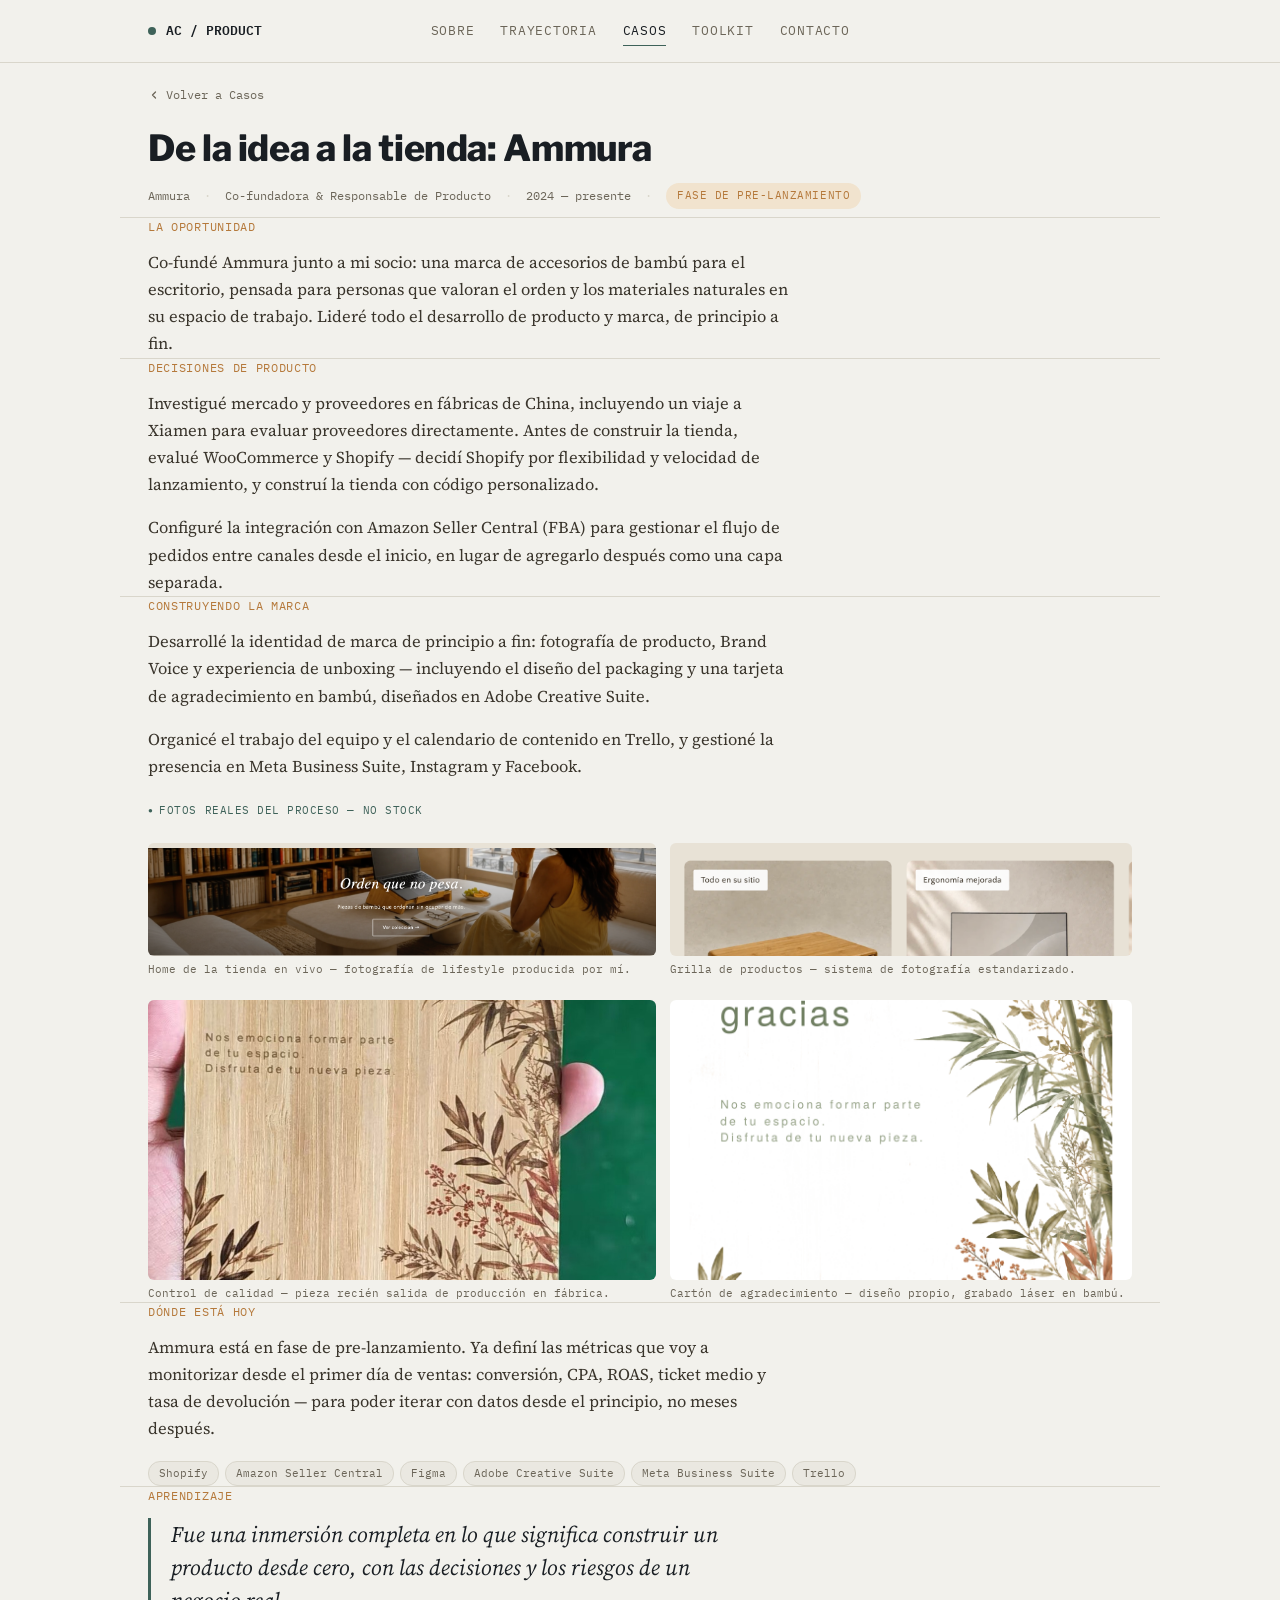
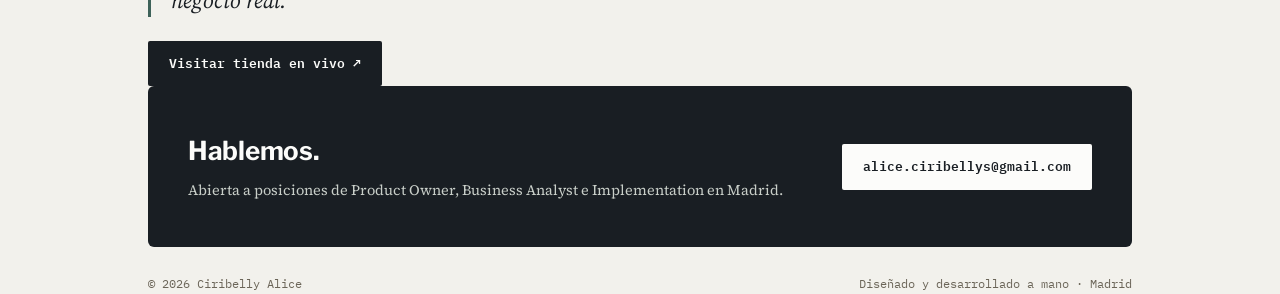
<file: case-ammura.html>
<!DOCTYPE html>
<html lang="es">
<head>
<meta charset="UTF-8">
<meta name="viewport" content="width=device-width, initial-scale=1.0">
<title>De la idea a la tienda — Ammura — Ciribelly Alice</title>
<meta name="description" content="Case de producto: co-fundar Ammura, una marca de e-commerce de bambú, de la fábrica en China al lanzamiento de la tienda.">
<link rel="icon" href="data:image/svg+xml,%3Csvg xmlns='http://www.w3.org/2000/svg' viewBox='0 0 100 100'%3E%3Crect width='100' height='100' rx='20' fill='%23191E23'/%3E%3Ctext x='50' y='68' font-size='54' font-family='Arial' font-weight='800' fill='%233E6259' text-anchor='middle'%3EA%3C/text%3E%3C/svg%3E">
<link rel="preconnect" href="https://fonts.googleapis.com">
<link href="https://fonts.googleapis.com/css2?family=Libre+Franklin:wght@400;500;600;700;800&family=Source+Serif+4:opsz,wght@8..60,400;8..60,500;8..60,600;8..60,600italic&family=IBM+Plex+Mono:wght@400;500;600&display=swap" rel="stylesheet">
<link rel="stylesheet" href="style.css">
<style>
  .back-link{display:inline-flex; align-items:center; gap:6px; padding:22px 0 0; font-family:'IBM Plex Mono'; font-size:12px; color:var(--muted); text-decoration:none;}
  .back-link:hover{color:var(--ink);}

  .case-hero{padding:20px 0 8px;}
  .case-hero h1{font-size:36px; font-weight:800; line-height:1.08; max-width:680px; margin-bottom:16px;}
  @media (max-width:640px){ .case-hero h1{font-size:28px;} }
  .case-meta{display:flex; gap:14px; align-items:center; flex-wrap:wrap; font-family:'IBM Plex Mono'; font-size:12px; color:var(--muted);}
  .case-meta span:not(:last-child)::after{content:'·'; margin-left:14px; color:var(--line);}
  .status-pill{font-family:'IBM Plex Mono'; font-size:10.5px; text-transform:uppercase; letter-spacing:0.05em; color:var(--warm); background:var(--warm-light); padding:4px 11px; border-radius:14px;}

  .case-body p{font-size:16.5px; color:#3a352c; max-width:640px; margin:0 0 16px;}
  .case-body p:last-child{margin-bottom:0;}
  .case-label{font-family:'IBM Plex Mono'; font-size:11.5px; color:var(--warm); text-transform:uppercase; letter-spacing:0.06em; margin-bottom:12px;}

  .photo-grid{display:grid; grid-template-columns:1.1fr 1fr; gap:14px; margin-top:22px;}
  @media (max-width:640px){ .photo-grid{grid-template-columns:1fr;} }
  .photo-grid img{width:100%; height:100%; object-fit:cover; border-radius:6px; display:block; max-height:280px;}
  .photo-grid > div{display:flex; flex-direction:column;}
  .media-caption{font-family:'IBM Plex Mono'; font-size:10.5px; color:var(--muted); margin-top:6px; line-height:1.5;}

  .authentic-badge{
    display:inline-flex; align-items:center; gap:6px; margin-top:22px;
    font-family:'IBM Plex Mono'; font-size:10.5px; text-transform:uppercase; letter-spacing:0.05em; color:var(--accent);
  }
  .authentic-badge::before{content:'●'; font-size:8px; color:var(--accent);}

  .pullquote{
    font-family:'Source Serif 4'; font-style:italic; font-size:22px; line-height:1.5;
    color:var(--ink); max-width:600px; padding-left:20px; border-left:3px solid var(--accent);
    margin:8px 0;
  }
</style>
</head>
<body>

<nav>
  <div class="nav-inner">
    <a class="logo-mark" href="index.html"><span class="dot"></span> AC / PRODUCT</a>
    <div class="nav-links">
      <a href="index.html#about">Sobre</a>
      <a href="index.html#journey">Trayectoria</a>
      <a href="cases.html" class="current">Casos</a>
      <a href="index.html#toolkit">Toolkit</a>
      <a href="index.html#contact">Contacto</a>
    </div>
    <div></div>
  </div>
</nav>

<div class="wrap">
  <a class="back-link" href="cases.html">
    <svg width="12" height="12" viewBox="0 0 24 24" fill="none" stroke="currentColor" stroke-width="2.5" stroke-linecap="round" stroke-linejoin="round"><path d="M15 18l-6-6 6-6"></path></svg>
    Volver a Casos
  </a>

  <header class="case-hero">
    <h1>De la idea a la tienda: Ammura</h1>
    <div class="case-meta">
      <span>Ammura</span>
      <span>Co-fundadora &amp; Responsable de Producto</span>
      <span>2024 — presente</span>
      <span class="status-pill">Fase de pre-lanzamiento</span>
    </div>
  </header>
</div>

<section class="wrap reveal" style="padding-top:0;">
  <div class="case-label">La oportunidad</div>
  <div class="case-body">
    <p>Co-fundé Ammura junto a mi socio: una marca de accesorios de bambú para el escritorio, pensada para personas que valoran el orden y los materiales naturales en su espacio de trabajo. Lideré todo el desarrollo de producto y marca, de principio a fin.</p>
  </div>
</section>

<section class="wrap reveal">
  <div class="case-label">Decisiones de producto</div>
  <div class="case-body">
    <p>Investigué mercado y proveedores en fábricas de China, incluyendo un viaje a Xiamen para evaluar proveedores directamente. Antes de construir la tienda, evalué WooCommerce y Shopify — decidí Shopify por flexibilidad y velocidad de lanzamiento, y construí la tienda con código personalizado.</p>
    <p>Configuré la integración con Amazon Seller Central (FBA) para gestionar el flujo de pedidos entre canales desde el inicio, en lugar de agregarlo después como una capa separada.</p>
  </div>
</section>

<section class="wrap reveal">
  <div class="case-label">Construyendo la marca</div>
  <div class="case-body">
    <p>Desarrollé la identidad de marca de principio a fin: fotografía de producto, Brand Voice y experiencia de unboxing — incluyendo el diseño del packaging y una tarjeta de agradecimiento en bambú, diseñados en Adobe Creative Suite.</p>
    <p>Organicé el trabajo del equipo y el calendario de contenido en Trello, y gestioné la presencia en Meta Business Suite, Instagram y Facebook.</p>
  </div>

  <div class="authentic-badge">Fotos reales del proceso — no stock</div>

  <div class="photo-grid">
    <div>
      <img src="assets/ammura_hero.png" alt="Home de ammurahome.com, foto de lifestyle real">
      <div class="media-caption">Home de la tienda en vivo — fotografía de lifestyle producida por mí.</div>
    </div>
    <div>
      <img src="assets/ammura_grid.png" alt="Grilla de productos Ammura, fotografía real">
      <div class="media-caption">Grilla de productos — sistema de fotografía estandarizado.</div>
    </div>
  </div>
  <div class="photo-grid">
    <div>
      <img src="assets/cartao-mao.png" alt="Control de calidad en fábrica, Ammura">
      <div class="media-caption">Control de calidad — pieza recién salida de producción en fábrica.</div>
    </div>
    <div>
      <img src="assets/cartao-1.png" alt="Diseño del cartón de agradecimiento Ammura">
      <div class="media-caption">Cartón de agradecimiento — diseño propio, grabado láser en bambú.</div>
    </div>
  </div>
</section>

<section class="wrap reveal">
  <div class="case-label">Dónde está hoy</div>
  <div class="case-body">
    <p>Ammura está en fase de pre-lanzamiento. Ya definí las métricas que voy a monitorizar desde el primer día de ventas: conversión, CPA, ROAS, ticket medio y tasa de devolución — para poder iterar con datos desde el principio, no meses después.</p>
  </div>
  <div class="tool-tags" style="margin-top:18px;">
    <span class="tool-tag">Shopify</span><span class="tool-tag">Amazon Seller Central</span><span class="tool-tag">Figma</span><span class="tool-tag">Adobe Creative Suite</span><span class="tool-tag">Meta Business Suite</span><span class="tool-tag">Trello</span>
  </div>
</section>

<section class="wrap reveal">
  <div class="case-label">Aprendizaje</div>
  <p class="pullquote">Fue una inmersión completa en lo que significa construir un producto desde cero, con las decisiones y los riesgos de un negocio real.</p>
  <div style="margin-top:24px;">
    <a href="https://ammurahome.com" target="_blank" class="btn btn-primary">Visitar tienda en vivo ↗</a>
  </div>
</section>

<footer class="wrap" id="contact">
  <div class="contact-box">
    <div>
      <h2>Hablemos.</h2>
      <p>Abierta a posiciones de Product Owner, Business Analyst e Implementation en Madrid.</p>
    </div>
    <a href="mailto:alice.ciribellys@gmail.com" class="btn btn-primary" style="background:var(--white); color:var(--ink);">alice.ciribellys@gmail.com</a>
  </div>
  <div class="footer-bottom">
    <span>© 2026 Ciribelly Alice</span>
    <span>Diseñado y desarrollado a mano · Madrid</span>
  </div>
</footer>

<script>
if ('IntersectionObserver' in window) {
  const observer = new IntersectionObserver((entries) => {
    entries.forEach(entry => {
      if (entry.isIntersecting) {
        entry.target.classList.add('in-view');
        observer.unobserve(entry.target);
      }
    });
  }, { threshold: 0.1 });
  document.querySelectorAll('.reveal').forEach(el => observer.observe(el));
} else {
  document.querySelectorAll('.reveal').forEach(el => el.classList.add('in-view'));
}
</script>

</body>
</html>
</file>
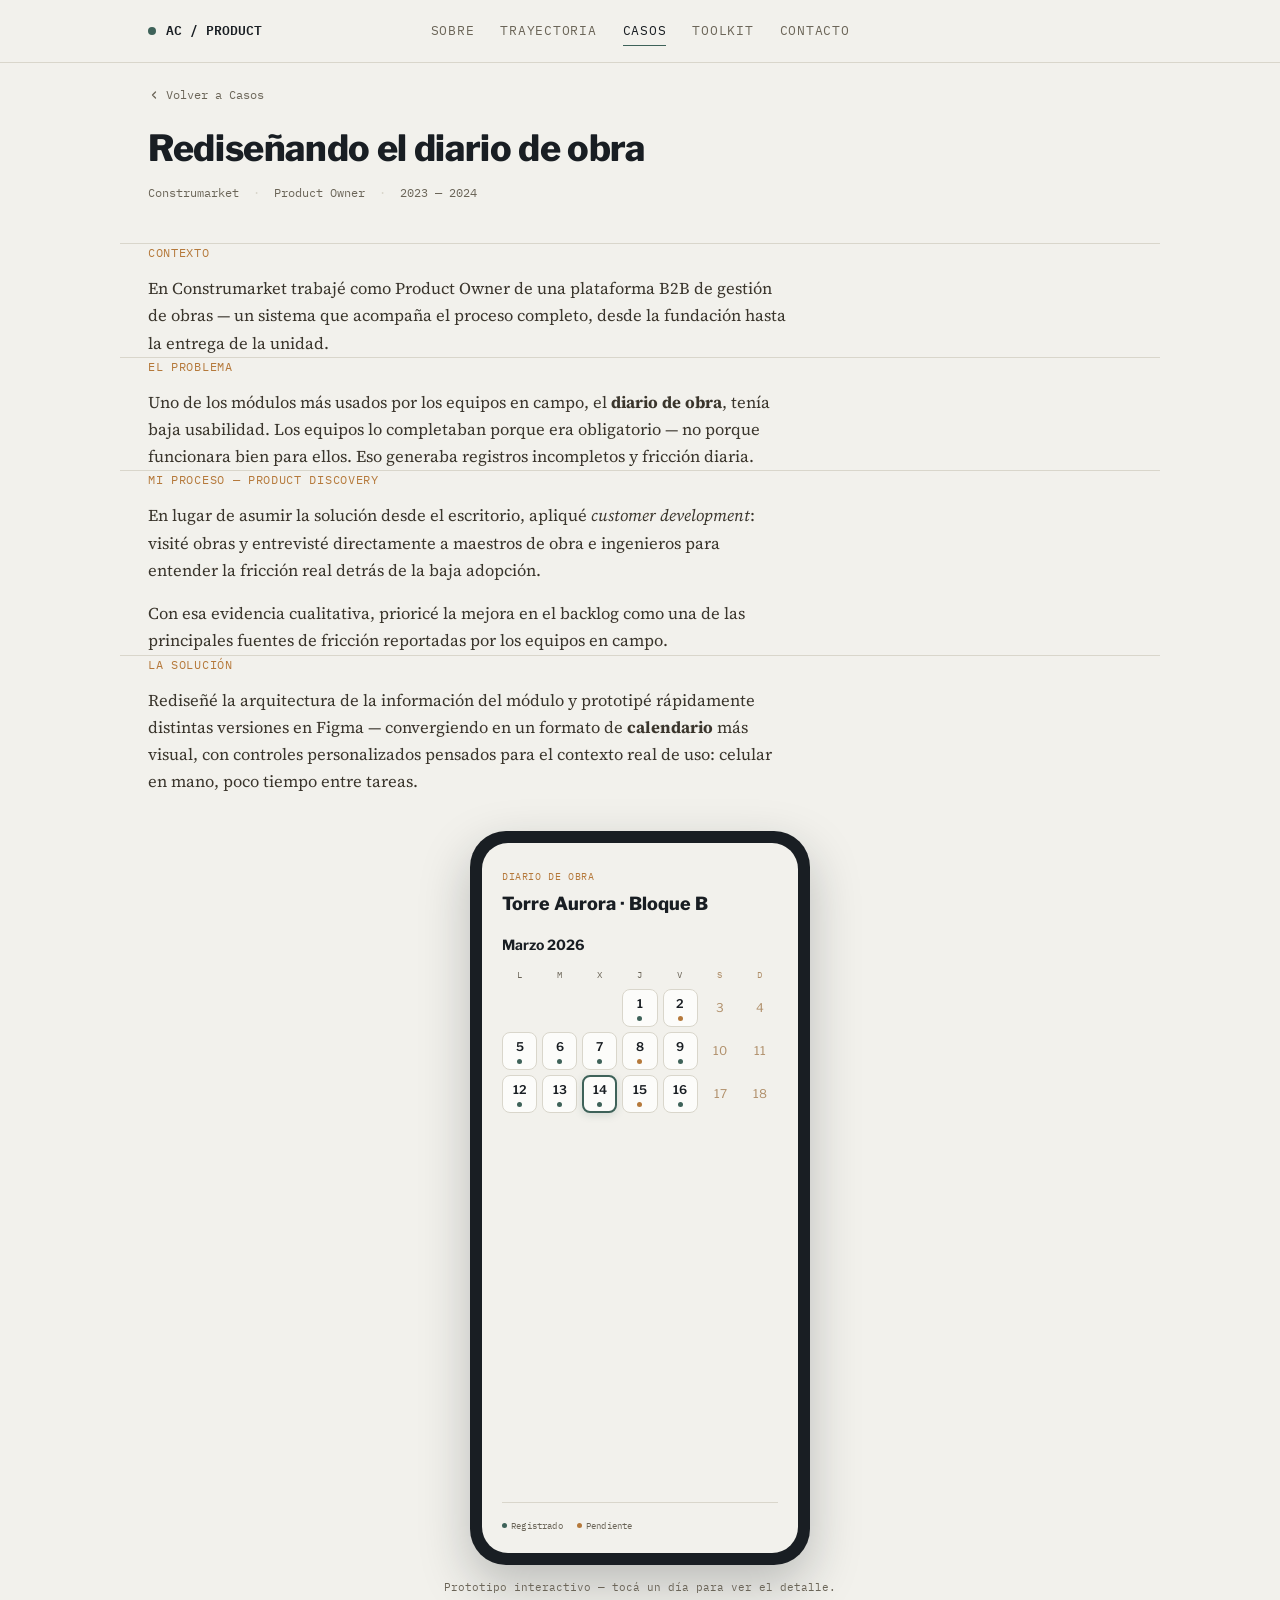
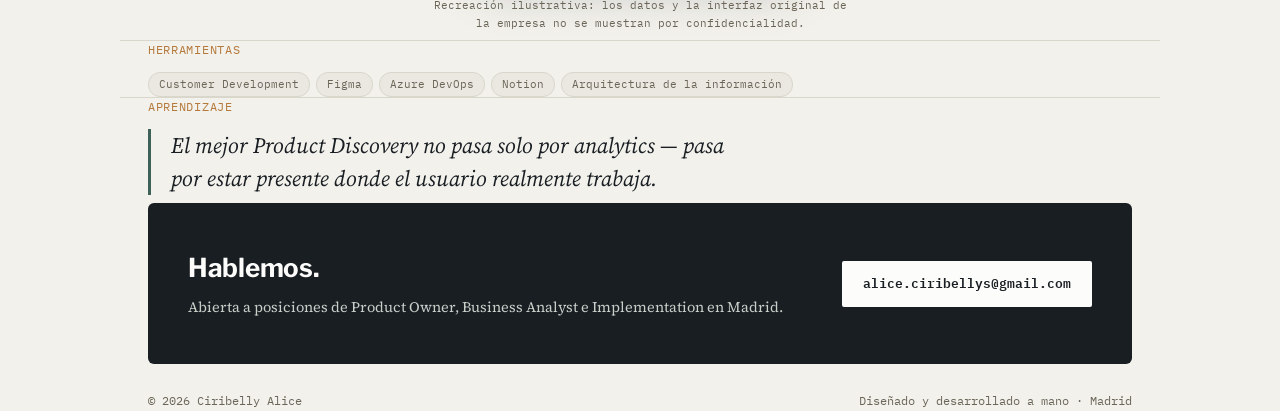
<file: case-diario-de-obra.html>
<!DOCTYPE html>
<html lang="es">
<head>
<meta charset="UTF-8">
<meta name="viewport" content="width=device-width, initial-scale=1.0">
<title>Rediseñando el diario de obra — Ciribelly Alice</title>
<meta name="description" content="Case de Product Discovery: rediseño del diario de obra en una plataforma B2B de gestión de obras, de las visitas de campo al prototipo.">
<link rel="icon" href="data:image/svg+xml,%3Csvg xmlns='http://www.w3.org/2000/svg' viewBox='0 0 100 100'%3E%3Crect width='100' height='100' rx='20' fill='%23191E23'/%3E%3Ctext x='50' y='68' font-size='54' font-family='Arial' font-weight='800' fill='%233E6259' text-anchor='middle'%3EA%3C/text%3E%3C/svg%3E">
<link rel="preconnect" href="https://fonts.googleapis.com">
<link href="https://fonts.googleapis.com/css2?family=Libre+Franklin:wght@400;500;600;700;800&family=Source+Serif+4:opsz,wght@8..60,400;8..60,500;8..60,600;8..60,600italic&family=IBM+Plex+Mono:wght@400;500;600&display=swap" rel="stylesheet">
<link rel="stylesheet" href="style.css">
<style>
  .back-link{display:inline-flex; align-items:center; gap:6px; padding:22px 0 0; font-family:'IBM Plex Mono'; font-size:12px; color:var(--muted); text-decoration:none;}
  .back-link:hover{color:var(--ink);}

  .case-hero{padding:20px 0 40px;}
  .case-hero h1{font-size:36px; font-weight:800; line-height:1.08; max-width:680px; margin-bottom:16px;}
  @media (max-width:640px){ .case-hero h1{font-size:28px;} }
  .case-meta{display:flex; gap:14px; flex-wrap:wrap; font-family:'IBM Plex Mono'; font-size:12px; color:var(--muted);}
  .case-meta span:not(:last-child)::after{content:'·'; margin-left:14px; color:var(--line);}

  .case-body p{font-size:16.5px; color:#3a352c; max-width:640px; margin:0 0 16px;}
  .case-body p:last-child{margin-bottom:0;}
  .case-label{font-family:'IBM Plex Mono'; font-size:11.5px; color:var(--warm); text-transform:uppercase; letter-spacing:0.06em; margin-bottom:12px;}

  /* Phone prototype */
  .proto-wrap{display:flex; justify-content:center; padding:36px 0 14px;}
  .phone{
    width:340px; height:734px; background:var(--ink); border-radius:36px; padding:12px;
    box-shadow:0 20px 50px rgba(25,30,35,0.25);
  }
  .phone-screen{
    width:100%; height:100%; background:var(--paper); border-radius:26px; overflow:hidden; position:relative;
  }
  .screen{position:absolute; inset:0; display:none; flex-direction:column; font-family:'Libre Franklin',sans-serif;}
  .screen.active{display:flex;}

  .day-cell{display:flex; flex-direction:column; align-items:center; justify-content:center; gap:3px; border-radius:8px; background:var(--white); border:1px solid var(--line); cursor:pointer; font:inherit; margin:0; padding:0; width:100%; height:100%; -webkit-appearance:none; appearance:none; box-sizing:border-box;}
  .day-cell .num{font-size:12px; font-weight:600; color:var(--ink);}
  .day-cell .dot{width:5px; height:5px; border-radius:50%;}
  .day-cell.registered .dot{background:var(--accent);}
  .day-cell.pending .dot{background:var(--warm);}
  .day-cell.featured{border:2px solid var(--accent); box-shadow:0 2px 8px rgba(62,98,89,0.18);}
  .day-off{display:flex; align-items:center; justify-content:center; font-size:12px; color:#B08F6A;}

  .field-card{background:var(--white); border:1px solid var(--line); border-radius:8px; padding:11px 13px;}
  .field-label{font-family:'IBM Plex Mono'; font-size:9px; text-transform:uppercase; letter-spacing:0.05em; color:var(--muted);}
  .field-value{font-size:13px; font-weight:600; color:var(--ink); margin-top:2px;}

  .proto-caption{text-align:center; font-family:'IBM Plex Mono'; font-size:11px; color:var(--muted); max-width:420px; margin:0 auto; padding:0 0 8px; line-height:1.6;}

  .pullquote{
    font-family:'Source Serif 4'; font-style:italic; font-size:22px; line-height:1.5;
    color:var(--ink); max-width:600px; padding-left:20px; border-left:3px solid var(--accent);
    margin:8px 0;
  }
</style>
</head>
<body>

<nav>
  <div class="nav-inner">
    <a class="logo-mark" href="index.html"><span class="dot"></span> AC / PRODUCT</a>
    <div class="nav-links">
      <a href="index.html#about">Sobre</a>
      <a href="index.html#journey">Trayectoria</a>
      <a href="cases.html" class="current">Casos</a>
      <a href="index.html#toolkit">Toolkit</a>
      <a href="index.html#contact">Contacto</a>
    </div>
    <div></div>
  </div>
</nav>

<div class="wrap">
  <a class="back-link" href="cases.html">
    <svg width="12" height="12" viewBox="0 0 24 24" fill="none" stroke="currentColor" stroke-width="2.5" stroke-linecap="round" stroke-linejoin="round"><path d="M15 18l-6-6 6-6"></path></svg>
    Volver a Casos
  </a>

  <header class="case-hero">
    <h1>Rediseñando el diario de obra</h1>
    <div class="case-meta">
      <span>Construmarket</span>
      <span>Product Owner</span>
      <span>2023 — 2024</span>
    </div>
  </header>
</div>

<section class="wrap reveal" style="padding-top:0;">
  <div class="case-label">Contexto</div>
  <div class="case-body">
    <p>En Construmarket trabajé como Product Owner de una plataforma B2B de gestión de obras — un sistema que acompaña el proceso completo, desde la fundación hasta la entrega de la unidad.</p>
  </div>
</section>

<section class="wrap reveal">
  <div class="case-label">El problema</div>
  <div class="case-body">
    <p>Uno de los módulos más usados por los equipos en campo, el <strong>diario de obra</strong>, tenía baja usabilidad. Los equipos lo completaban porque era obligatorio — no porque funcionara bien para ellos. Eso generaba registros incompletos y fricción diaria.</p>
  </div>
</section>

<section class="wrap reveal">
  <div class="case-label">Mi proceso — Product Discovery</div>
  <div class="case-body">
    <p>En lugar de asumir la solución desde el escritorio, apliqué <em>customer development</em>: visité obras y entrevisté directamente a maestros de obra e ingenieros para entender la fricción real detrás de la baja adopción.</p>
    <p>Con esa evidencia cualitativa, prioricé la mejora en el backlog como una de las principales fuentes de fricción reportadas por los equipos en campo.</p>
  </div>
</section>

<section class="wrap reveal">
  <div class="case-label">La solución</div>
  <div class="case-body">
    <p>Rediseñé la arquitectura de la información del módulo y prototipé rápidamente distintas versiones en Figma — convergiendo en un formato de <strong>calendario</strong> más visual, con controles personalizados pensados para el contexto real de uso: celular en mano, poco tiempo entre tareas.</p>
  </div>

  <div class="proto-wrap">
    <div class="phone">
      <div class="phone-screen">

        <div class="screen active" id="screen-calendar" style="padding:26px 20px 20px;">
          <div class="mono" style="font-size:10px;letter-spacing:0.06em;color:var(--warm);text-transform:uppercase;">Diario de obra</div>
          <div style="font-size:18px;font-weight:800;color:var(--ink);margin-top:3px;">Torre Aurora · Bloque B</div>
          <div style="display:flex;align-items:center;justify-content:space-between;margin-top:14px;">
            <div style="font-size:14px;font-weight:700;color:var(--ink);">Marzo 2026</div>
          </div>
          <div style="display:grid;grid-template-columns:repeat(7,1fr);gap:4px;margin-top:12px;">
            <div class="mono" style="text-align:center;font-size:9px;color:var(--muted);">L</div>
            <div class="mono" style="text-align:center;font-size:9px;color:var(--muted);">M</div>
            <div class="mono" style="text-align:center;font-size:9px;color:var(--muted);">X</div>
            <div class="mono" style="text-align:center;font-size:9px;color:var(--muted);">J</div>
            <div class="mono" style="text-align:center;font-size:9px;color:var(--muted);">V</div>
            <div class="mono" style="text-align:center;font-size:9px;color:#B08F6A;">S</div>
            <div class="mono" style="text-align:center;font-size:9px;color:#B08F6A;">D</div>
          </div>
          <div style="display:grid;grid-template-columns:repeat(7,1fr);grid-auto-rows:38px;gap:5px;margin-top:6px;">
            <div></div><div></div><div></div>
            <button class="day-cell registered" onclick="showScreen('detail')"><span class="num">1</span><span class="dot"></span></button>
            <button class="day-cell pending" onclick="showScreen('detail')"><span class="num">2</span><span class="dot"></span></button>
            <div class="day-off">3</div>
            <div class="day-off">4</div>

            <button class="day-cell registered" onclick="showScreen('detail')"><span class="num">5</span><span class="dot"></span></button>
            <button class="day-cell registered" onclick="showScreen('detail')"><span class="num">6</span><span class="dot"></span></button>
            <button class="day-cell registered" onclick="showScreen('detail')"><span class="num">7</span><span class="dot"></span></button>
            <button class="day-cell pending" onclick="showScreen('detail')"><span class="num">8</span><span class="dot"></span></button>
            <button class="day-cell registered" onclick="showScreen('detail')"><span class="num">9</span><span class="dot"></span></button>
            <div class="day-off">10</div>
            <div class="day-off">11</div>

            <button class="day-cell registered" onclick="showScreen('detail')"><span class="num">12</span><span class="dot"></span></button>
            <button class="day-cell registered" onclick="showScreen('detail')"><span class="num">13</span><span class="dot"></span></button>
            <button class="day-cell registered featured" onclick="showScreen('detail')"><span class="num">14</span><span class="dot"></span></button>
            <button class="day-cell pending" onclick="showScreen('detail')"><span class="num">15</span><span class="dot"></span></button>
            <button class="day-cell registered" onclick="showScreen('detail')"><span class="num">16</span><span class="dot"></span></button>
            <div class="day-off">17</div>
            <div class="day-off">18</div>
          </div>
          <div style="display:flex;gap:14px;margin-top:auto;padding-top:16px;border-top:1px solid var(--line);">
            <div class="mono" style="font-size:9px;color:var(--muted);display:flex;align-items:center;gap:4px;"><span style="width:5px;height:5px;border-radius:50%;background:var(--accent);display:inline-block;"></span>Registrado</div>
            <div class="mono" style="font-size:9px;color:var(--muted);display:flex;align-items:center;gap:4px;"><span style="width:5px;height:5px;border-radius:50%;background:var(--warm);display:inline-block;"></span>Pendiente</div>
          </div>
        </div>

        <div class="screen" id="screen-detail" style="padding:22px 20px 20px;">
          <button onclick="showScreen('calendar')" style="all:unset; display:inline-flex; align-items:center; gap:5px; cursor:pointer;">
            <svg width="11" height="11" viewBox="0 0 24 24" fill="none" stroke="var(--muted)" stroke-width="2.5" stroke-linecap="round" stroke-linejoin="round"><path d="M15 18l-6-6 6-6"></path></svg>
            <span class="mono" style="font-size:10px;color:var(--muted);text-transform:uppercase;letter-spacing:0.04em;">Calendario</span>
          </button>
          <div style="display:flex;align-items:center;justify-content:space-between;margin-top:12px;">
            <div>
              <div style="font-size:18px;font-weight:800;color:var(--ink);">14 de marzo</div>
              <div class="mono" style="font-size:9.5px;color:var(--warm);margin-top:1px;">Torre Aurora · Bloque B</div>
            </div>
            <div class="mono" style="font-size:9px;text-transform:uppercase;color:var(--accent);background:var(--accent-light);padding:4px 9px;border-radius:12px;">Registrado</div>
          </div>
          <div style="display:flex;gap:6px;margin-top:14px;">
            <div style="flex:1;display:flex;align-items:center;justify-content:center;gap:5px;padding:8px 0;border-radius:7px;background:var(--ink);">
              <svg width="12" height="12" viewBox="0 0 24 24" fill="none" stroke="var(--warm-light)" stroke-width="2" stroke-linecap="round" stroke-linejoin="round"><circle cx="12" cy="12" r="4"></circle><path d="M12 2v2M12 20v2M4.9 4.9l1.4 1.4M17.7 17.7l1.4 1.4M2 12h2M20 12h2"></path></svg>
              <span class="mono" style="font-size:10px;font-weight:600;color:var(--white);">Mañana</span>
            </div>
            <div style="flex:1;display:flex;align-items:center;justify-content:center;gap:5px;padding:8px 0;border-radius:7px;background:var(--white);border:1px solid var(--line);">
              <svg width="12" height="12" viewBox="0 0 24 24" fill="none" stroke="var(--muted)" stroke-width="2" stroke-linecap="round" stroke-linejoin="round"><path d="M21 12.8A9 9 0 1111.2 3 7 7 0 0021 12.8z"></path></svg>
              <span class="mono" style="font-size:10px;font-weight:600;color:var(--muted);">Tarde</span>
            </div>
          </div>
          <div style="display:flex;flex-direction:column;gap:8px;margin-top:14px;">
            <div style="display:flex;gap:8px;">
              <div class="field-card" style="flex:1;"><div class="field-label">Clima</div><div class="field-value">Despejado</div></div>
              <div class="field-card" style="flex:1;"><div class="field-label">Concreto vertido</div><div class="field-value">32 m³</div></div>
            </div>
            <div class="field-card"><div class="field-label">Mano de obra</div><div class="field-value">18 propios · 6 subcontratados</div></div>
            <div class="field-card"><div class="field-label">Equipamientos</div><div class="field-value">Grúa torre · Vibrador de concreto</div></div>
            <div class="field-card">
              <div class="field-label">Ocurrencias</div>
              <div style="font-size:11.5px;color:#3D4235;margin-top:3px;line-height:1.5;">Retraso de 40 min en la entrega de concreto. Sin impacto en el cronograma.</div>
            </div>
            <div>
              <div class="field-label" style="margin-bottom:5px;">Fotos</div>
              <div style="display:flex;gap:6px;">
                <div style="width:48px;height:48px;border-radius:5px;background:var(--accent-light);"></div>
                <div style="width:48px;height:48px;border-radius:5px;background:var(--warm-light);"></div>
                <div style="width:48px;height:48px;border-radius:5px;background:var(--paper-2);"></div>
              </div>
            </div>
          </div>
        </div>

      </div>
    </div>
  </div>
  <p class="proto-caption">Prototipo interactivo — tocá un día para ver el detalle. Recreación ilustrativa: los datos y la interfaz original de la empresa no se muestran por confidencialidad.</p>
</section>

<section class="wrap reveal">
  <div class="case-label">Herramientas</div>
  <div class="tool-tags">
    <span class="tool-tag">Customer Development</span><span class="tool-tag">Figma</span><span class="tool-tag">Azure DevOps</span><span class="tool-tag">Notion</span><span class="tool-tag">Arquitectura de la información</span>
  </div>
</section>

<section class="wrap reveal">
  <div class="case-label">Aprendizaje</div>
  <p class="pullquote">El mejor Product Discovery no pasa solo por analytics — pasa por estar presente donde el usuario realmente trabaja.</p>
</section>

<footer class="wrap" id="contact">
  <div class="contact-box">
    <div>
      <h2>Hablemos.</h2>
      <p>Abierta a posiciones de Product Owner, Business Analyst e Implementation en Madrid.</p>
    </div>
    <a href="mailto:alice.ciribellys@gmail.com" class="btn btn-primary" style="background:var(--white); color:var(--ink);">alice.ciribellys@gmail.com</a>
  </div>
  <div class="footer-bottom">
    <span>© 2026 Ciribelly Alice</span>
    <span>Diseñado y desarrollado a mano · Madrid</span>
  </div>
</footer>

<script>
function showScreen(which){
  document.getElementById('screen-calendar').classList.toggle('active', which==='calendar');
  document.getElementById('screen-detail').classList.toggle('active', which==='detail');
}
if ('IntersectionObserver' in window) {
  const observer = new IntersectionObserver((entries) => {
    entries.forEach(entry => {
      if (entry.isIntersecting) {
        entry.target.classList.add('in-view');
        observer.unobserve(entry.target);
      }
    });
  }, { threshold: 0.1 });
  document.querySelectorAll('.reveal').forEach(el => observer.observe(el));
} else {
  document.querySelectorAll('.reveal').forEach(el => el.classList.add('in-view'));
}
</script>

</body>
</html>
</file>
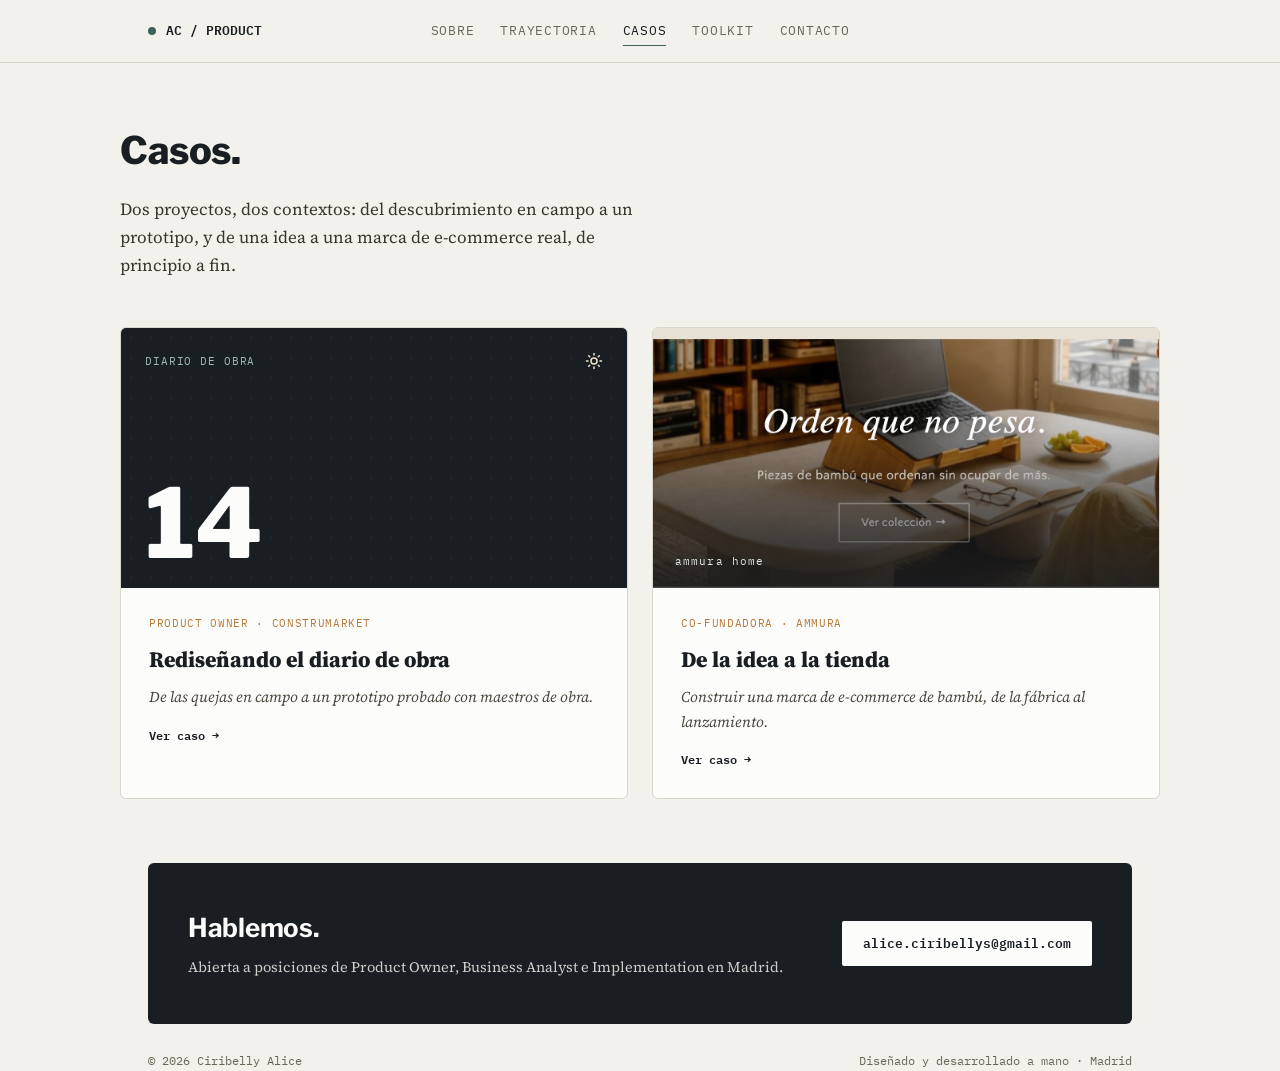
<file: cases.html>
<!DOCTYPE html>
<html lang="es">
<head>
<meta charset="UTF-8">
<meta name="viewport" content="width=device-width, initial-scale=1.0">
<title>Casos — Ciribelly Alice</title>
<meta name="description" content="Casos de producto: del descubrimiento en campo al prototipo, y de la idea a una marca de e-commerce real.">
<link rel="icon" href="data:image/svg+xml,%3Csvg xmlns='http://www.w3.org/2000/svg' viewBox='0 0 100 100'%3E%3Crect width='100' height='100' rx='20' fill='%23191E23'/%3E%3Ctext x='50' y='68' font-size='54' font-family='Arial' font-weight='800' fill='%233E6259' text-anchor='middle'%3EA%3C/text%3E%3C/svg%3E">
<link rel="preconnect" href="https://fonts.googleapis.com">
<link href="https://fonts.googleapis.com/css2?family=Libre+Franklin:wght@400;500;600;700;800&family=Source+Serif+4:opsz,wght@8..60,400;8..60,500;8..60,600;8..60,600italic&family=IBM+Plex+Mono:wght@400;500;600&display=swap" rel="stylesheet">
<link rel="stylesheet" href="style.css">
<style>
  .cases-hero{padding:56px 0 8px;}
  .cases-hero h1{font-size:38px; font-weight:800; margin-bottom:14px;}
  @media (max-width:640px){ .cases-hero h1{font-size:30px;} }
  .cases-hero p{font-size:17px; color:#3a352c; max-width:520px; margin:0;}

  .cases-grid{display:grid; grid-template-columns:1fr 1fr; gap:24px; padding:40px 0 64px;}
  @media (max-width:760px){ .cases-grid{grid-template-columns:1fr;} }

  .case-cover{display:flex; flex-direction:column; border-radius:6px; overflow:hidden; border:1px solid var(--line); background:var(--white); text-decoration:none; color:inherit; transition:transform 0.2s ease, box-shadow 0.2s ease;}
  .case-cover:hover{transform:translateY(-4px); box-shadow:0 14px 34px rgba(25,30,35,0.14);}

  .case-cover-visual{height:260px; position:relative; overflow:hidden;}
  .cv-obra{background:var(--ink); display:flex; flex-direction:column; justify-content:space-between; padding:24px;}
  .cv-obra .grid-pattern{position:absolute; inset:0; opacity:0.5; background-image:radial-gradient(circle, rgba(255,255,255,0.08) 1.5px, transparent 1.5px); background-size:20px 20px;}
  .cv-obra-top{position:relative; display:flex; justify-content:space-between; align-items:flex-start;}
  .cv-obra-num{position:relative; font-family:'Libre Franklin'; font-weight:800; font-size:96px; line-height:0.85; color:var(--white);}
  .cv-obra-month{font-family:'IBM Plex Mono'; font-size:11px; letter-spacing:0.08em; text-transform:uppercase; color:#9FB8AE;}

  .cv-ammura{background-size:cover; background-position:center;}
  .cv-ammura-overlay{position:absolute; inset:0; background:linear-gradient(180deg, rgba(25,30,35,0) 40%, rgba(25,30,35,0.75) 100%);}
  .cv-ammura-label{position:absolute; bottom:18px; left:22px; font-family:'IBM Plex Mono'; font-size:11px; letter-spacing:0.1em; text-transform:lowercase; color:#DEE7E2;}

  .case-cover-body{padding:26px 28px 28px;}
  .case-cover-eyebrow{font-family:'IBM Plex Mono'; font-size:11px; color:var(--warm); text-transform:uppercase; letter-spacing:0.06em; margin-bottom:8px;}
  .case-cover-title{font-size:22px; font-weight:800; margin-bottom:8px;}
  .case-cover-tagline{font-family:'Source Serif 4'; font-style:italic; color:#4a453b; font-size:15px; margin-bottom:16px;}
  .case-cover-cta{font-family:'IBM Plex Mono'; font-size:12px; font-weight:600; color:var(--ink);}
</style>
</head>
<body>

<nav>
  <div class="nav-inner">
    <a class="logo-mark" href="index.html"><span class="dot"></span> AC / PRODUCT</a>
    <div class="nav-links">
      <a href="index.html#about">Sobre</a>
      <a href="index.html#journey">Trayectoria</a>
      <a href="cases.html" class="current">Casos</a>
      <a href="index.html#toolkit">Toolkit</a>
      <a href="index.html#contact">Contacto</a>
    </div>
    <div></div>
  </div>
</nav>

<header class="wrap cases-hero">
  <h1>Casos.</h1>
  <p>Dos proyectos, dos contextos: del descubrimiento en campo a un prototipo, y de una idea a una marca de e-commerce real, de principio a fin.</p>
</header>

<div class="wrap cases-grid">

  <a class="case-cover reveal" href="case-diario-de-obra.html">
    <div class="case-cover-visual cv-obra">
      <div class="grid-pattern"></div>
      <div class="cv-obra-top">
        <div class="cv-obra-month">Diario de obra</div>
        <svg width="18" height="18" viewBox="0 0 24 24" fill="none" stroke="#F1E3CE" stroke-width="2" stroke-linecap="round" stroke-linejoin="round"><circle cx="12" cy="12" r="4"></circle><path d="M12 2v2M12 20v2M4.9 4.9l1.4 1.4M17.7 17.7l1.4 1.4M2 12h2M20 12h2M4.9 19.1l1.4-1.4M17.7 6.3l1.4-1.4"></path></svg>
      </div>
      <div class="cv-obra-num">14</div>
    </div>
    <div class="case-cover-body">
      <div class="case-cover-eyebrow">Product Owner · Construmarket</div>
      <div class="case-cover-title">Rediseñando el diario de obra</div>
      <div class="case-cover-tagline">De las quejas en campo a un prototipo probado con maestros de obra.</div>
      <div class="case-cover-cta">Ver caso →</div>
    </div>
  </a>

  <a class="case-cover reveal" href="case-ammura.html">
    <div class="case-cover-visual cv-ammura" style="background-image:url('assets/ammura_hero.png');">
      <div class="cv-ammura-overlay"></div>
      <div class="cv-ammura-label">ammura home</div>
    </div>
    <div class="case-cover-body">
      <div class="case-cover-eyebrow">Co-fundadora · Ammura</div>
      <div class="case-cover-title">De la idea a la tienda</div>
      <div class="case-cover-tagline">Construir una marca de e-commerce de bambú, de la fábrica al lanzamiento.</div>
      <div class="case-cover-cta">Ver caso →</div>
    </div>
  </a>

</div>

<footer class="wrap" id="contact">
  <div class="contact-box">
    <div>
      <h2>Hablemos.</h2>
      <p>Abierta a posiciones de Product Owner, Business Analyst e Implementation en Madrid.</p>
    </div>
    <a href="mailto:alice.ciribellys@gmail.com" class="btn btn-primary" style="background:var(--white); color:var(--ink);">alice.ciribellys@gmail.com</a>
  </div>
  <div class="footer-bottom">
    <span>© 2026 Ciribelly Alice</span>
    <span>Diseñado y desarrollado a mano · Madrid</span>
  </div>
</footer>

<script>
if ('IntersectionObserver' in window) {
  const observer = new IntersectionObserver((entries) => {
    entries.forEach(entry => {
      if (entry.isIntersecting) {
        entry.target.classList.add('in-view');
        observer.unobserve(entry.target);
      }
    });
  }, { threshold: 0.12 });
  document.querySelectorAll('.reveal').forEach(el => observer.observe(el));
} else {
  document.querySelectorAll('.reveal').forEach(el => el.classList.add('in-view'));
}
</script>

</body>
</html>
</file>
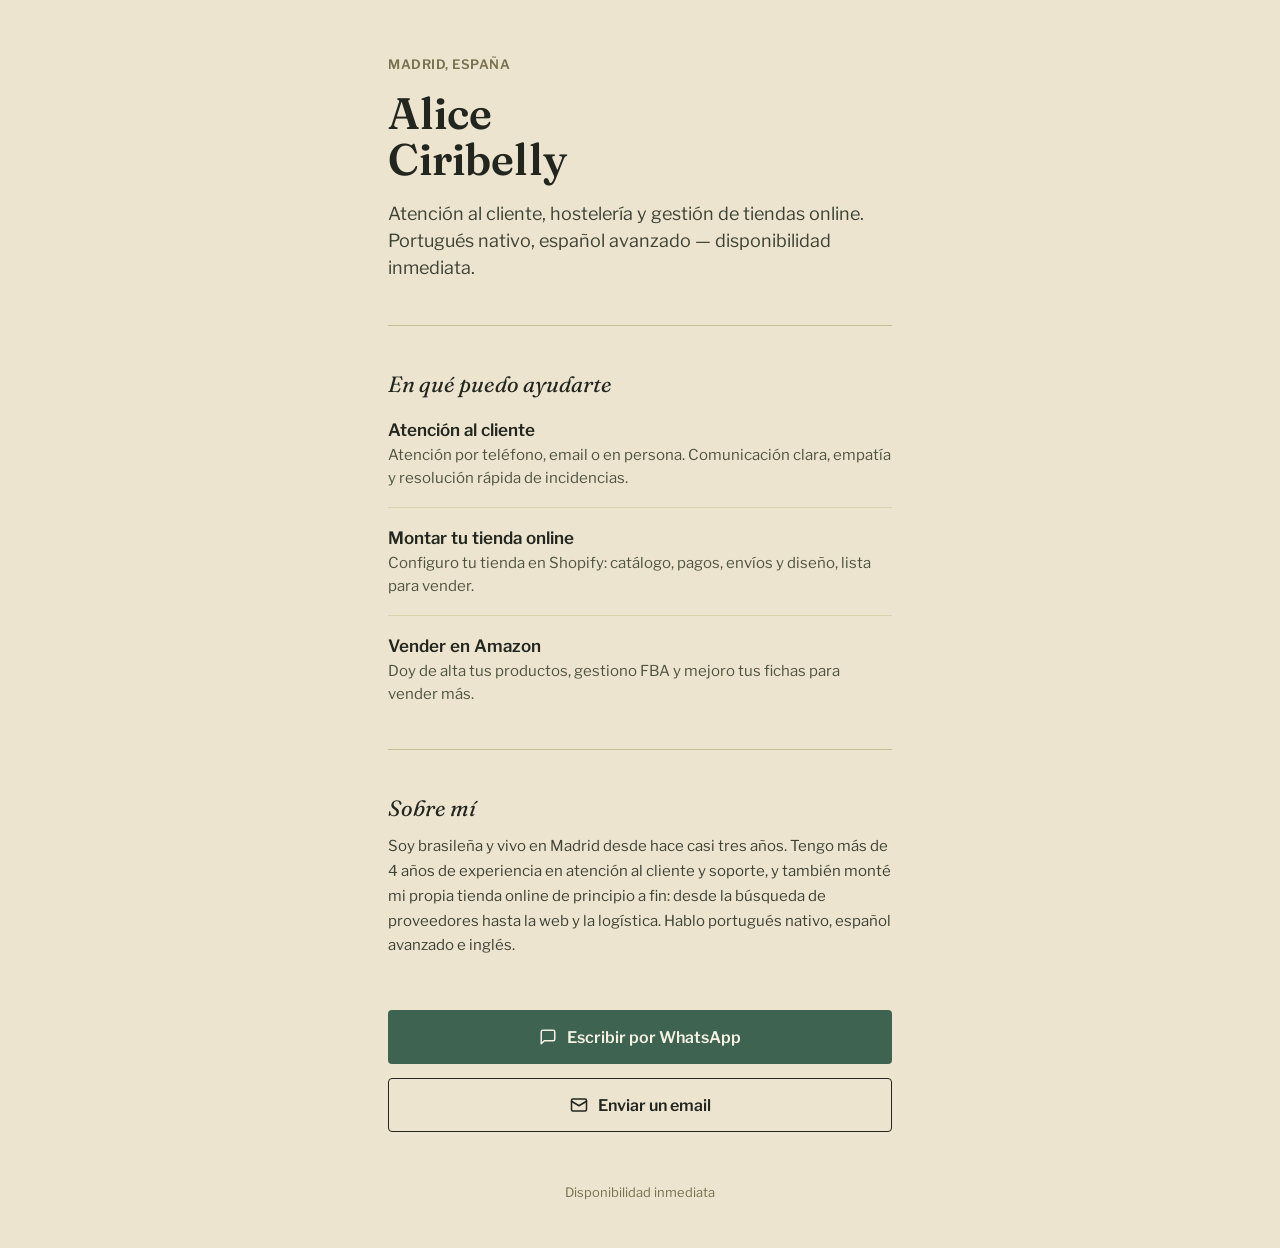
<file: contacto.html>
<!DOCTYPE html>
<html lang="es">
<head>
<meta charset="UTF-8">
<meta name="viewport" content="width=device-width, initial-scale=1, viewport-fit=cover">
<title>Alice Ciribelly</title>
<link rel="preconnect" href="https://fonts.googleapis.com">
<link href="https://fonts.googleapis.com/css2?family=Fraunces:ital,opsz,wght@0,9..144,400;0,9..144,500;0,9..144,600;1,9..144,500&family=Libre+Franklin:wght@400;500;600;700&display=swap" rel="stylesheet">
<style>
  :root {
    --ink: #22261F;
    --paper: #ECE4CF;
    --line: #C9BD98;
    --line-soft: #DCD2AE;
    --muted: #7A6F4E;
    --body-text: #3D4235;
    --body-text2: #4E5340;
    --green: #3E6350;
    --green-text: #F6F1E3;
  }
  * { box-sizing: border-box; }
  body {
    margin: 0;
    background: var(--paper);
    font-family: 'Libre Franklin', sans-serif;
    color: var(--body-text);
  }
  a { text-decoration: none; }
  .wrap {
    width: 100%;
    display: flex;
    justify-content: center;
  }
  .col {
    width: 100%;
    max-width: 560px;
    padding: 56px 28px 48px 28px;
    display: flex;
    flex-direction: column;
    gap: 44px;
  }
  .eyebrow {
    font-size: 13px;
    font-weight: 600;
    letter-spacing: 0.04em;
    color: var(--muted);
  }
  h1 {
    margin: 0;
    font-family: 'Fraunces', serif;
    font-weight: 600;
    font-size: 44px;
    line-height: 1.05;
    color: var(--ink);
  }
  .lede {
    margin: 0;
    font-size: 18px;
    line-height: 1.5;
    color: var(--body-text);
    max-width: 46ch;
  }
  .rule { height: 1px; background: var(--line); }
  .section-title {
    font-family: 'Fraunces', serif;
    font-style: italic;
    font-size: 22px;
    color: var(--ink);
  }
  .service {
    display: flex;
    flex-direction: column;
    gap: 4px;
    padding-bottom: 18px;
    border-bottom: 1px solid var(--line-soft);
  }
  .service:last-child { border-bottom: none; padding-bottom: 0; }
  .service-title { font-size: 17px; font-weight: 600; color: var(--ink); }
  .service-desc { font-size: 15px; line-height: 1.5; color: var(--body-text2); }
  .about-text { margin: 0; font-size: 15px; line-height: 1.65; }
  .contact { display: flex; flex-direction: column; gap: 14px; margin-top: 8px; }
  .btn {
    display: flex;
    align-items: center;
    justify-content: center;
    gap: 10px;
    height: 54px;
    border-radius: 4px;
    font-size: 16px;
    font-weight: 600;
    transition: opacity 0.15s ease;
  }
  .btn:hover { opacity: 0.85; }
  .btn:active { opacity: 0.7; }
  .btn-primary { background: var(--green); color: var(--green-text); }
  .btn-outline { background: transparent; border: 1.5px solid var(--ink); color: var(--ink); }
  .footer-note { font-size: 13px; color: var(--muted); text-align: center; margin-top: 8px; }
</style>
</head>
<body>
<div class="wrap">
  <div class="col">

    <div style="display: flex; flex-direction: column; gap: 18px;">
      <div class="eyebrow">MADRID, ESPAÑA</div>
      <h1>Alice<br>Ciribelly</h1>
      <p class="lede">Atención al cliente, hostelería y gestión de tiendas online. Portugués nativo, español avanzado — disponibilidad inmediata.</p>
    </div>

    <div class="rule"></div>

    <div style="display: flex; flex-direction: column; gap: 22px;">
      <div class="section-title">En qué puedo ayudarte</div>
      <div style="display: flex; flex-direction: column; gap: 20px;">
        <div class="service">
          <div class="service-title">Atención al cliente</div>
          <div class="service-desc">Atención por teléfono, email o en persona. Comunicación clara, empatía y resolución rápida de incidencias.</div>
        </div>
        <div class="service">
          <div class="service-title">Montar tu tienda online</div>
          <div class="service-desc">Configuro tu tienda en Shopify: catálogo, pagos, envíos y diseño, lista para vender.</div>
        </div>
        <div class="service">
          <div class="service-title">Vender en Amazon</div>
          <div class="service-desc">Doy de alta tus productos, gestiono FBA y mejoro tus fichas para vender más.</div>
        </div>
      </div>
    </div>

    <div class="rule"></div>

    <div style="display: flex; flex-direction: column; gap: 12px;">
      <div class="section-title">Sobre mí</div>
      <p class="about-text">Soy brasileña y vivo en Madrid desde hace casi tres años. Tengo más de 4 años de experiencia en atención al cliente y soporte, y también monté mi propia tienda online de principio a fin: desde la búsqueda de proveedores hasta la web y la logística. Hablo portugués nativo, español avanzado e inglés.</p>
    </div>

    <div class="contact">
      <a class="btn btn-primary" href="https://wa.me/34660798278?text=Hola%20Alice%2C%20vi%20tu%20perfil%20y%20me%20gustar%C3%ADa%20hablar">
        <svg width="18" height="18" viewBox="0 0 24 24" fill="none" stroke="#F6F1E3" stroke-width="2" stroke-linecap="round" stroke-linejoin="round" aria-hidden="true"><path d="M21 15a2 2 0 0 1-2 2H7l-4 4V5a2 2 0 0 1 2-2h14a2 2 0 0 1 2 2z"></path></svg>
        Escribir por WhatsApp
      </a>
      <a class="btn btn-outline" href="mailto:alice.ciribellys@gmail.com">
        <svg width="18" height="18" viewBox="0 0 24 24" fill="none" stroke="#22261F" stroke-width="2" stroke-linecap="round" stroke-linejoin="round" aria-hidden="true"><rect x="2" y="4" width="20" height="16" rx="2"></rect><path d="m2 7 10 6 10-6"></path></svg>
        Enviar un email
      </a>
    </div>

    <div class="footer-note">Disponibilidad inmediata</div>

  </div>
</div>
</body>
</html>
</file>
<file: style.css>
:root{
  --ink:#191E23;
  --paper:#F2F1EC;
  --paper-2:#EAE8E1;
  --line:#D9D6CB;
  --accent:#3E6259;
  --accent-light:#DEE7E2;
  --warm:#B5793B;
  --warm-light:#F1E3CE;
  --muted:#6B6558;
  --white:#FCFCFA;
}
*{box-sizing:border-box;}
html{scroll-behavior:smooth;}
@media (prefers-reduced-motion: reduce){
  html{scroll-behavior:auto;}
  *{animation-duration:0.01ms !important; transition-duration:0.01ms !important;}
}
body{
  margin:0;
  background:var(--paper);
  color:var(--ink);
  font-family:'Source Serif 4', serif;
  font-size:17px;
  line-height:1.65;
  -webkit-font-smoothing:antialiased;
}
h1,h2,h3,.display{
  font-family:'Libre Franklin', sans-serif;
  letter-spacing:-0.01em;
  margin:0;
}
.mono{
  font-family:'IBM Plex Mono', monospace;
  letter-spacing:0.02em;
}
a{color:inherit;}
:focus-visible{outline:2px solid var(--accent); outline-offset:3px;}
.wrap{max-width:1040px; margin:0 auto; padding:0 28px;}
@media (max-width:640px){ .wrap{padding:0 20px;} }

/* ===== NAV ===== */
nav{
  position:sticky; top:0; z-index:50;
  background:rgba(242,241,236,0.92);
  backdrop-filter:blur(6px);
  border-bottom:1px solid var(--line);
}
.nav-inner{
  display:grid; grid-template-columns:1fr auto 1fr; align-items:center; gap:16px;
  padding:16px 28px; max-width:1040px; margin:0 auto;
}
.logo-mark{
  display:flex; align-items:center; gap:10px; justify-self:start;
  font-family:'IBM Plex Mono'; font-size:13px; font-weight:600; text-decoration:none;
}
.logo-mark .dot{width:8px; height:8px; border-radius:50%; background:var(--accent);}
.nav-links{display:flex; gap:26px; align-items:center; justify-self:center;}
.nav-links a{
  font-family:'IBM Plex Mono'; font-size:12.5px; text-decoration:none;
  color:var(--muted); text-transform:uppercase; letter-spacing:0.06em;
  padding:4px 0; border-bottom:1px solid transparent; white-space:nowrap;
}
.nav-links a:hover, .nav-links a.current{color:var(--ink); border-color:var(--accent);}
@media (max-width:760px){ .nav-links{display:none;} }

/* ===== BUTTONS ===== */
.btn{
  font-family:'IBM Plex Mono'; font-size:13px; font-weight:600;
  padding:11px 20px; border-radius:2px; text-decoration:none;
  display:inline-flex; align-items:center; gap:8px; cursor:pointer; border:1px solid transparent;
  transition:transform 0.15s ease, box-shadow 0.15s ease, background 0.15s ease;
}
.btn:hover{transform:translateY(-2px); box-shadow:0 6px 16px rgba(25,30,35,0.15);}
.btn-primary{background:var(--ink); color:var(--white);}
.btn-primary:hover{background:var(--accent); color:var(--white);}
.btn-ghost{border-color:var(--line); color:var(--ink); background:transparent;}
.btn-ghost:hover{border-color:var(--ink);}

/* ===== SECTION HEADERS ===== */
section{padding:64px 0; border-top:1px solid var(--line);}
.section-eyebrow{
  font-family:'IBM Plex Mono'; font-size:12px; color:var(--warm);
  text-transform:uppercase; letter-spacing:0.08em; margin-bottom:10px;
  display:flex; align-items:center; gap:10px;
}
.section-eyebrow::after{content:''; flex:1; height:1px; background:var(--line);}
section h2{font-size:26px; font-weight:700; margin-bottom:34px; max-width:600px;}

/* ===== TAGS ===== */
.tool-tags{display:flex; flex-wrap:wrap; gap:6px;}
.tool-tag{
  font-family:'IBM Plex Mono'; font-size:10.5px; color:var(--muted);
  background:var(--paper-2); border:1px solid var(--line); border-radius:12px;
  padding:3px 10px;
}

/* ===== FOOTER / CONTACT ===== */
footer{padding:60px 0 40px;}
.contact-box{
  background:var(--ink); color:var(--white); border-radius:6px; padding:44px 40px;
  display:flex; justify-content:space-between; align-items:center; gap:24px; flex-wrap:wrap;
}
.contact-box h2{color:var(--white); font-size:26px; margin-bottom:6px;}
.contact-box p{color:#C9CFC9; font-size:14.5px; margin:0;}
.footer-bottom{
  display:flex; justify-content:space-between; margin-top:28px; flex-wrap:wrap; gap:10px;
  font-family:'IBM Plex Mono'; font-size:11.5px; color:var(--muted);
}

/* ===== SCROLL REVEAL ===== */
.reveal{opacity:0; transform:translateY(18px); transition:opacity 0.6s ease, transform 0.6s ease;}
.reveal.in-view{opacity:1; transform:translateY(0);}
@media (prefers-reduced-motion: reduce){
  .reveal{opacity:1; transform:none; transition:none;}
}
</file>
